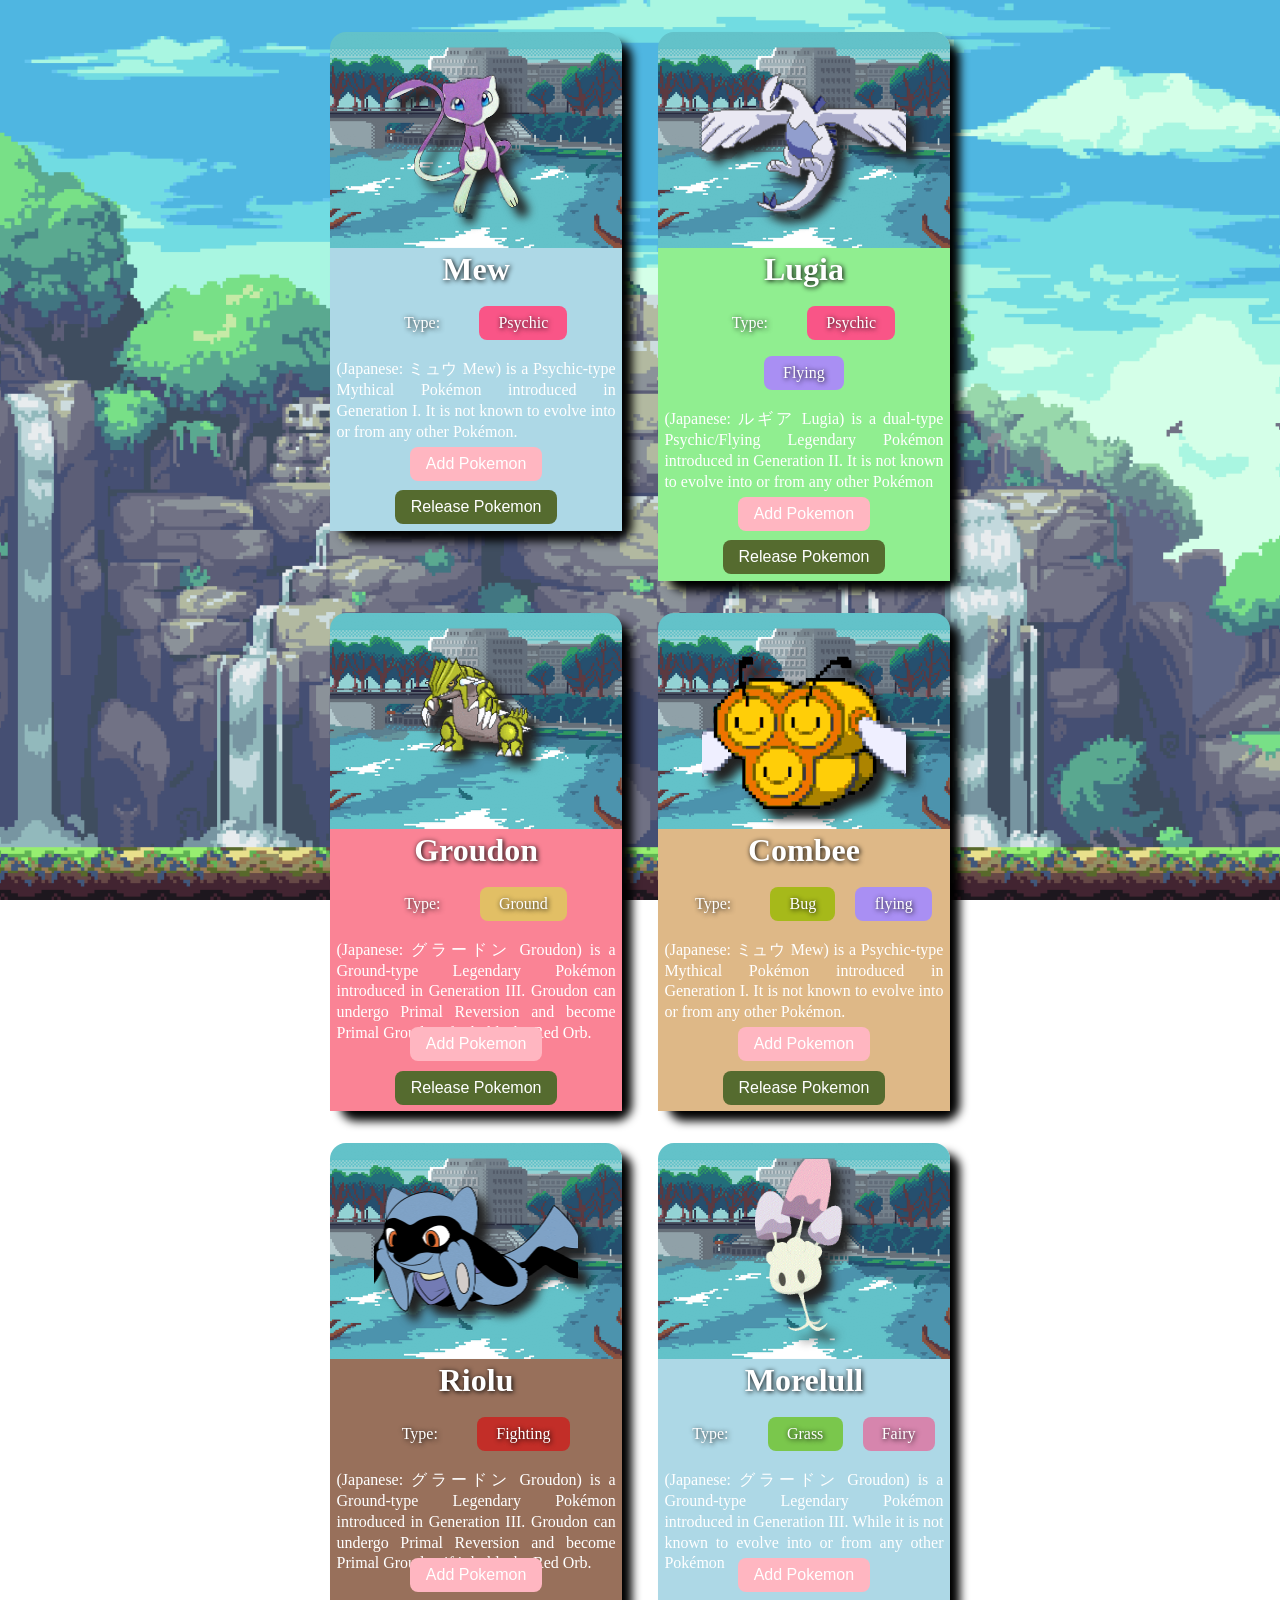
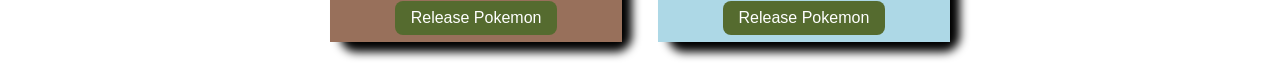
<file: Martinez_Paiso_tsa4.html>
<!DOCTYPE html>
<html lang="en">
<head>
    <meta charset="UTF-8">
    <meta name="viewport" content="width=device-width, initial-scale=1.0">
    <title>Martinez_Paiso_tsa4</title>
    <link rel="stylesheet" href ="Martinez_Paiso_tsa4.css">
</head>


<body>
<div class = "container">
<div class = "card">
<div class ="image">

<img height = "180" src="mew.gif">
</div>

<div class = "details">
    
    <h1 class="name">Mew </h1>
    <p class="type">Type: </p>
    <p class="Psychic">Psychic</p>
    <p class="descript">(Japanese: ミュウ Mew) is a Psychic-type Mythical Pokémon introduced in Generation I.
        It is not known to evolve into or from any other Pokémon.</p> 
<div class="buttons">
    <button class="add"> Add Pokemon</button>
    <button class="release">Release Pokemon</button>
</div>
</div>
</div>


<div class = "card 2">
    <div class ="image">
    
    <img height = "180" src="lugia.gif">
    </div>
    
    <div class = "details2">
        
        <h1 class="name">Lugia</h1>
        <p class="type">Type: </p>
        <p class="Psychic">Psychic</p>
        <p class="Flying ">Flying</p>
        <p class="descript">(Japanese: ルギア Lugia) is a dual-type Psychic/Flying Legendary Pokémon introduced in Generation II.
            It is not known to evolve into or from any other Pokémon</p> 
    <div class="buttons">
        <button class="add"> Add Pokemon</button>
        <button class="release">Release Pokemon</button>
    </div>
    </div>
    </div>
    


    <div class = "card 3">
        <div class ="image">
        
        <img height = "180" src="gr.gif">
        </div>
        
        <div class = "details3">
            
            <h1 class="name">Groudon </h1>
            <p class="type">Type: </p>
            <p class="Ground">Ground</p>
            <p class="descript">(Japanese: グラードン Groudon) is a Ground-type Legendary Pokémon introduced in Generation III.
 Groudon can undergo Primal Reversion and become Primal Groudon if it holds the Red Orb.</p> 
        <div class="buttons">
            <button class="add"> Add Pokemon</button>
            <button class="release">Release Pokemon</button>
        </div>
        </div>
        </div>
        



        <div class = "card 4">
            <div class ="image">
            
            <img height = "180" src="combee.gif">
            </div>
            
            <div class = "details4"  >
                
                <h1 class="name">Combee </h1>
                <p class="type">Type: </p>
                <p class="Bug">Bug</p>
                <p class="Flying">flying</p>
                <p class="descript">(Japanese: ミュウ Mew) is a Psychic-type Mythical Pokémon introduced in Generation I.
                    It is not known to evolve into or from any other Pokémon.</p> 
            <div class="buttons">
                <button class="add"> Add Pokemon</button>
                <button class="release">Release Pokemon</button>
            </div>
            </div>
            </div>
            


            <div class = "card 5">
                <div class ="image">
                
                <img height = "180" src="Riolu.gif">
                </div>
                
                <div class = "details5">
                    
                    <h1 class="name">Riolu </h1>
                    <p class="type">Type: </p>
                    <p class="Fighting">Fighting</p>
                    <p class="descript">(Japanese: グラードン Groudon) is a Ground-type Legendary Pokémon introduced in Generation III.
                    Groudon can undergo Primal Reversion and become Primal Groudon if it holds the Red Orb.</p> 
                <div class="buttons">
                    <button class="add"> Add Pokemon</button>
                    <button class="release">Release Pokemon</button>
                </div>
                </div>
                </div>
                


                <div class = "card 6">
                    <div class ="image">
                    
                    <img height = "180" src="Morelull.gif">
                    </div>
                    
                    <div class = "details">
                        
                        <h1 class="name">Morelull </h1>
                        <p class="type">Type: </p>
                        <p class="Grass">Grass</p>
                        <p class="Fairy">Fairy</p>
                        <p class="descript">(Japanese: グラードン Groudon) is a Ground-type Legendary Pokémon introduced in Generation III.
                            While it is not known to evolve into or from any other Pokémon</p> 
                    <div class="buttons">
                        <button class="add"> Add Pokemon</button>
                        <button class="release">Release Pokemon</button>
                    </div>
                    </div>
                    </div>
                    



</div>    
</body>
</html>
</file>
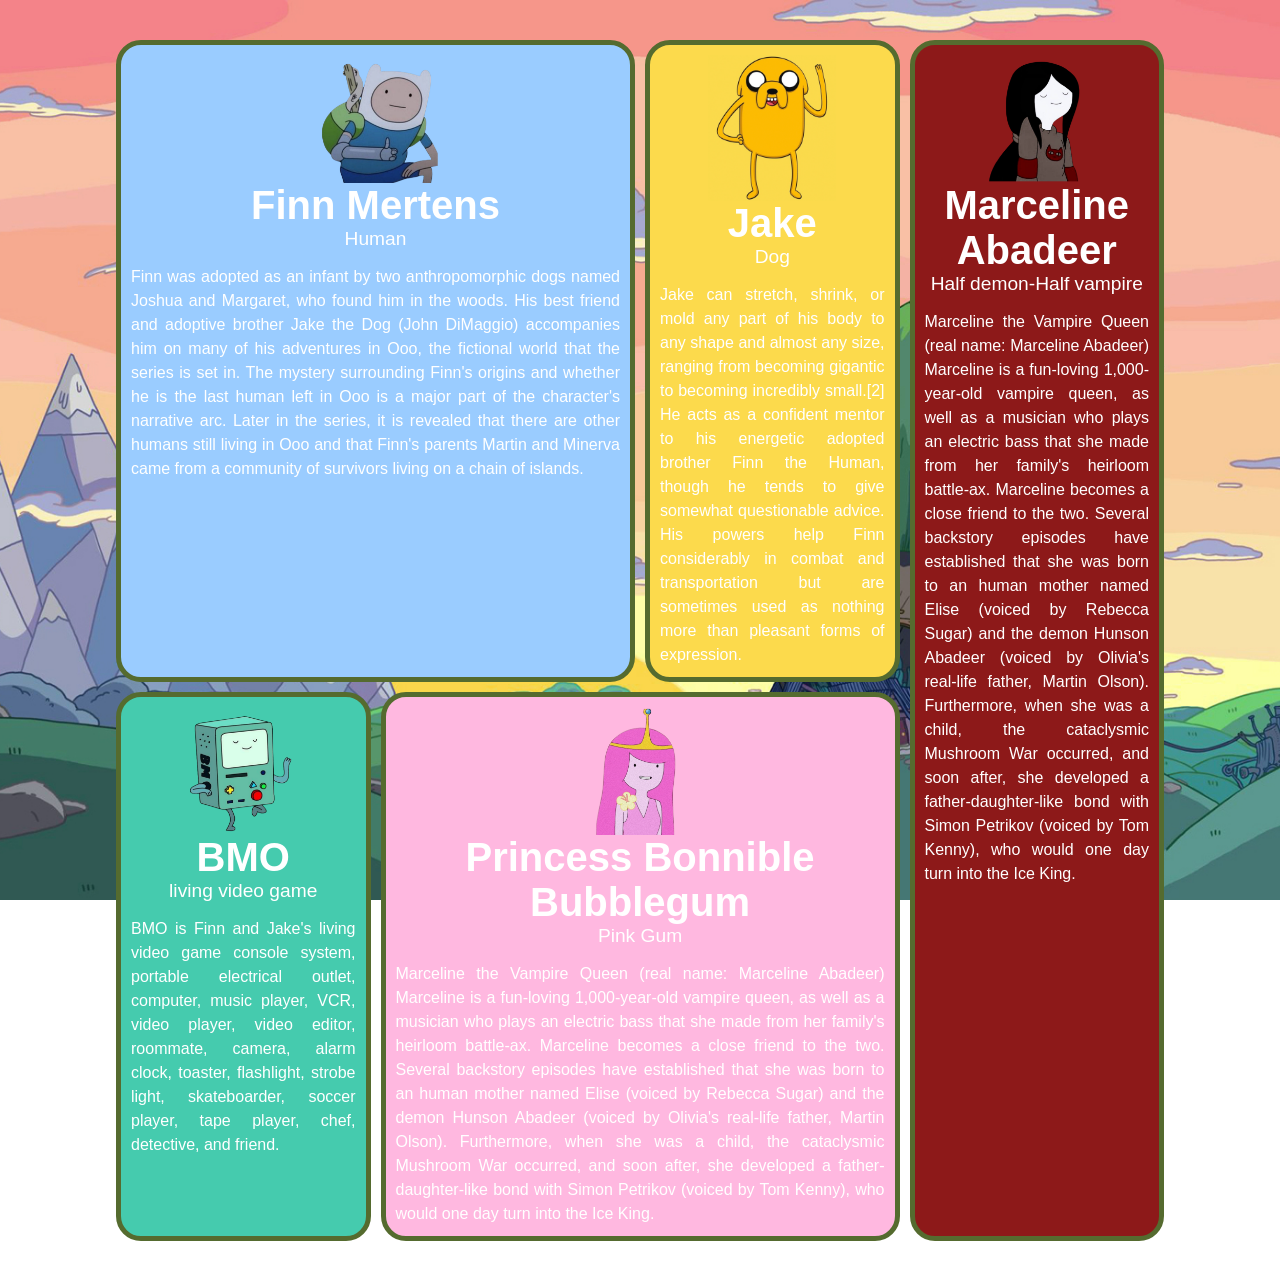
<file: Martinez_Paiso_tsa5.html>
<!DOCTYPE html>
<html lang="en">
<head>
    <meta charset="UTF-8">
    <meta name="viewport" content="width=device-width, initial-scale=1.0">
    <link rel="stylesheet" href="Martinez_Paiso_tsa5.css">
    <title>Document</title> 
</head>
<body>
    
    <div class="adt-container">
        <div class="item" id="finn">
            <div class="details">
                <img src="Finn.png" alt="">
                <div class="name-race">
                    <p class="name">Finn Mertens</p>
                    <p class="race">Human</p>
                </div>
            </div>
            <p class="desc">
                Finn was adopted as an infant by two anthropomorphic dogs named Joshua and Margaret, who found him in the woods. His best friend and adoptive brother Jake the Dog (John DiMaggio) accompanies him on many of his adventures in Ooo, the fictional world that the series is set in. The mystery surrounding Finn's origins and whether he is the last human left in Ooo is a major part of the character's narrative arc. Later in the series, it is revealed that there are other humans still living in Ooo and that Finn's parents Martin and Minerva came from a community of survivors living on a chain of islands.
            </p>
        </div>



    <div class="item" id="Jake">
            <div class="details">
                <img src="Jake.jpg" alt="">
                <div class="name-race">
                    <p class="name">Jake</p>
                    <p class="race">Dog</p>
                </div>
            </div>
            <p class="desc">
                Jake can stretch, shrink, or mold any part of his body to any shape and almost any size, ranging from becoming gigantic to becoming incredibly small.[2] He acts as a confident mentor to his energetic adopted brother Finn the Human, though he tends to give somewhat questionable advice. His powers help Finn considerably in combat and transportation but are sometimes used as nothing more than pleasant forms of expression.
            </p>
        </div>





     <div class="item" id="bmo">
            <div class="details">
                <img src="BMO.png" alt="">
                <div class="name-race">
                    <p class="name">BMO</p>
                    <p class="race">living video game</p>
                </div>
            </div>
            <p class="desc">
                BMO is Finn and Jake's living video game console system, portable electrical outlet, computer, music player, VCR, video player, video editor, roommate, camera, alarm clock, toaster, flashlight, strobe light, skateboarder, soccer player, tape player, chef, detective, and friend.
            </p>
        </div>


        <div class="item" id="bubblegum">
            <div class="details">
                <img src="bubblegum.png" alt="">
                <div class="name-race">
                    <p class="name">Princess Bonnible Bubblegum</p>
                    <p class="race">Pink Gum</p>
                </div>
            </div>
            <p class="desc">
                Marceline the Vampire Queen (real name: Marceline Abadeer) Marceline is a fun-loving 1,000-year-old vampire queen, as well as a musician who plays an electric bass that she made from her family's heirloom battle-ax. Marceline becomes a close friend to the two. Several backstory episodes have established that she was born to an human mother named Elise (voiced by Rebecca Sugar) and the demon Hunson Abadeer (voiced by Olivia's real-life father, Martin Olson). Furthermore, when she was a child, the cataclysmic Mushroom War occurred, and soon after, she developed a father-daughter-like bond with Simon Petrikov (voiced by Tom Kenny), who would one day turn into the Ice King.
            </p>
        </div>


        <div class="item" id="marceline">
            <div class="details">
                <img src="Marceline.png" alt="">
                <div class="name-race">
                    <p class="name">Marceline Abadeer</p>
                    <p class="race">Half demon-Half vampire</p>
                </div>
            </div>
            <p class="desc">
                Marceline the Vampire Queen (real name: Marceline Abadeer) Marceline is a fun-loving 1,000-year-old vampire queen, as well as a musician who plays an electric bass that she made from her family's heirloom battle-ax. Marceline becomes a close friend to the two. Several backstory episodes have established that she was born to an human mother named Elise (voiced by Rebecca Sugar) and the demon Hunson Abadeer (voiced by Olivia's real-life father, Martin Olson). Furthermore, when she was a child, the cataclysmic Mushroom War occurred, and soon after, she developed a father-daughter-like bond with Simon Petrikov (voiced by Tom Kenny), who would one day turn into the Ice King.
                
            </p>
        </div>



    </div>


</body>
</html>
</file>
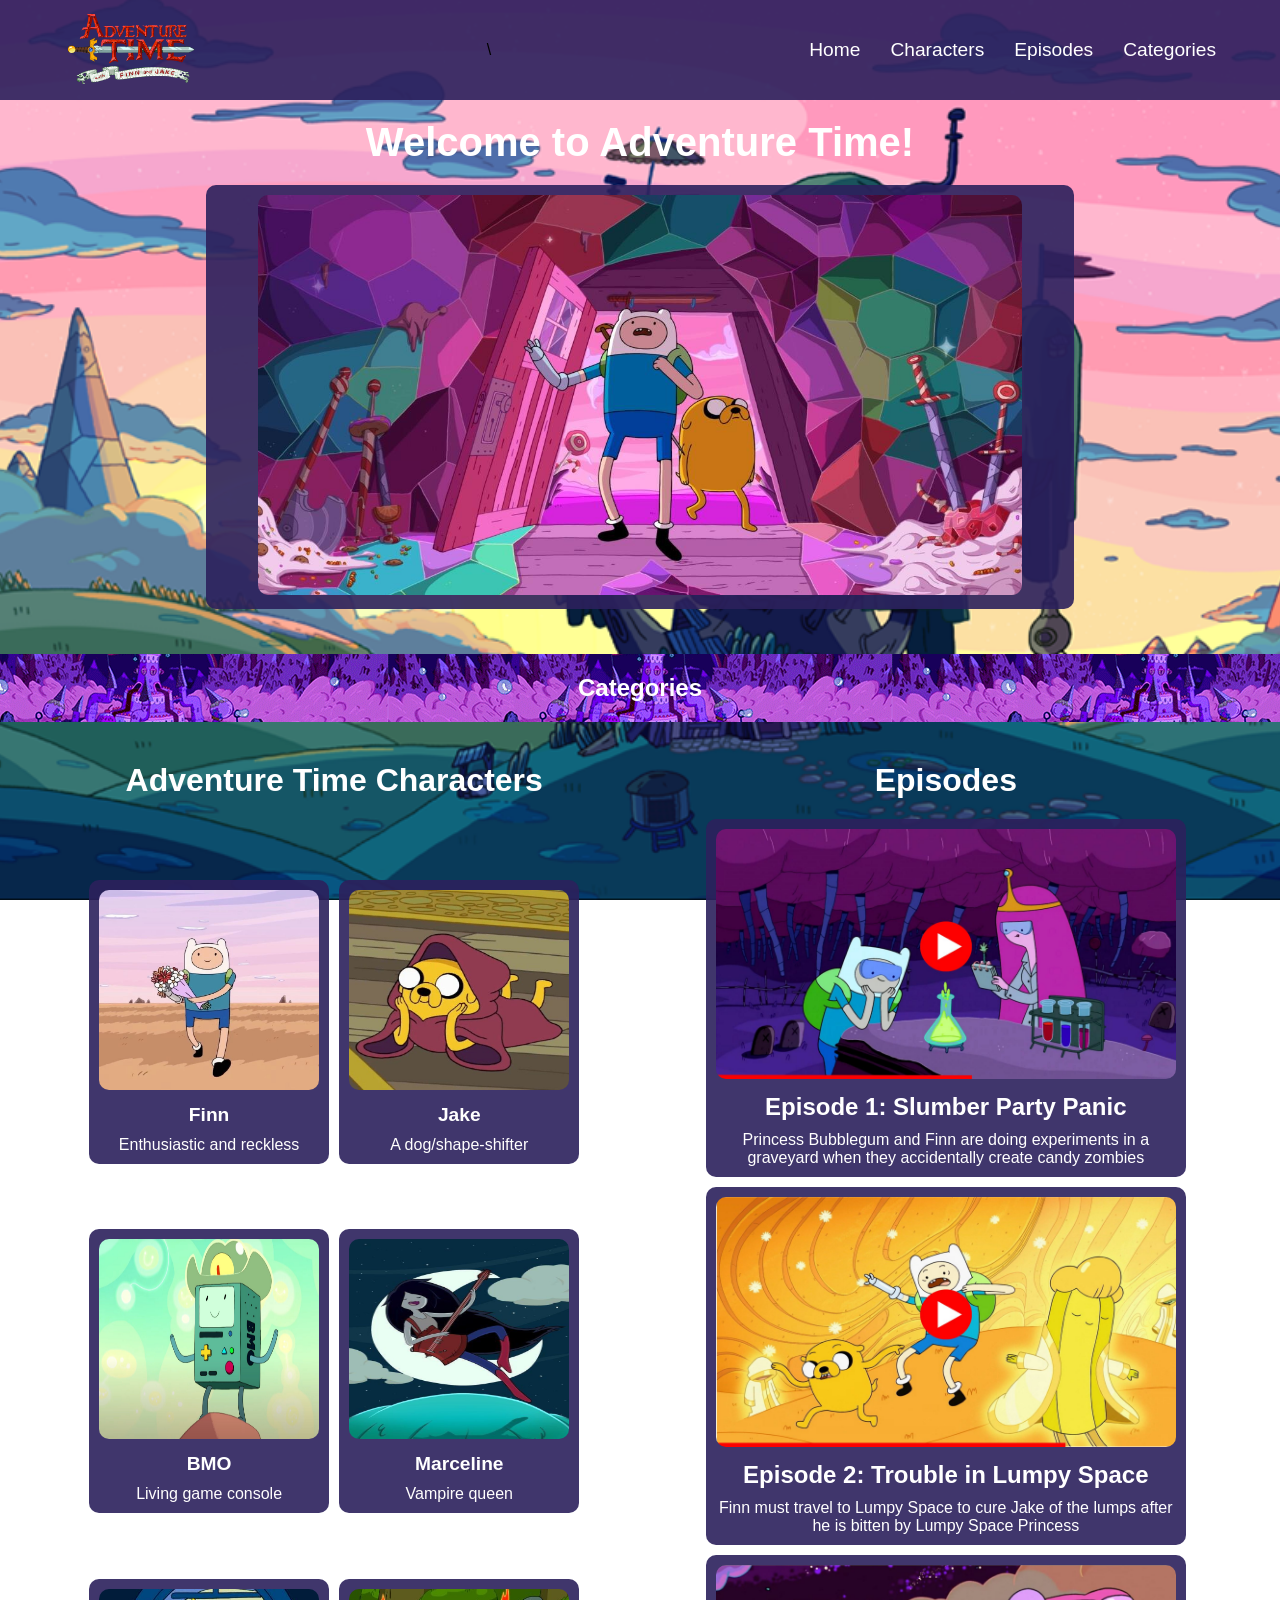
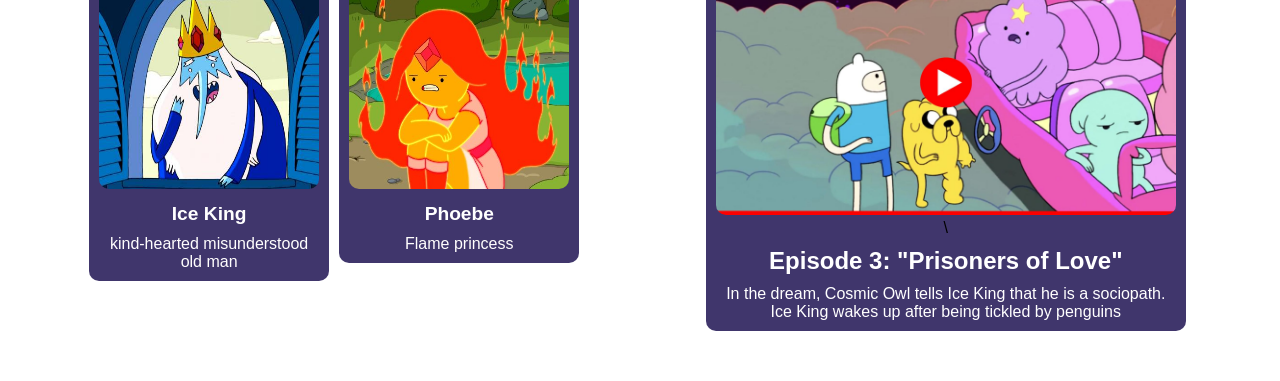
<file: Martinez_Paiso_tsa6.html>
<!DOCTYPE html>
<html lang="en">
<head>
    <meta charset="UTF-8">
    <meta name="viewport" content="width=device-width, initial-scale=1.0">
    <title>ADVENTURE TIME</title>
    <link rel="stylesheet" href="Martinez_Paiso_tsa6.css">
</head>
<body>
    
    <nav class="navi">
        <div class="nav-container">
            <img src="logo.png"  class="logo"> \
            <ul class="menu-list">
                <li><a href="#home">Home</a></li>
                <li><a href="#characters">Characters</a></li>
                <li><a href="#episodes">Episodes</a></li>
                <li><a href="#categories">Categories</a></li>
            </ul>
        </div>
    </nav>

    <main>
        <section class="home" id="home">
            <h1>Welcome to Adventure Time!</h1>
            <div class="home-img-container">
                <img src="home.jpg"  class="home-img">
            </div>
        </section>

        <div class="separator" id="categories">
            <h2>Categories</h2>
        </div>

        <div class="container">
            <section class="characters" id="characters">
                <h1>Adventure Time Characters</h1>
                <div class="char-box">
                    <img src="finn.jpg" alt="Finn" class="char-img"> 
                    <h2 class="char-name">Finn</h2>
                    <p class="char-desc"> Enthusiastic and reckless</p>
                </div>
                <div class="char-box">
                    <img src="jake.jpg" alt="Jake" class="char-img"> 
                    <h2 class="char-name">Jake</h2>
                    <p class="char-desc">A dog/shape-shifter </p>
                </div>
                <div class="char-box">
                    <img src="bmo.jpg" alt="BMO" class="char-img">
                    <h2 class="char-name">BMO</h2>
                    <p class="char-desc">Living game console</p>
                </div>
                <div class="char-box">
                    <img src="marceline.jpg" alt="Marceline" class="char-img"> 
                    <h2 class="char-name">Marceline</h2>
                    <p class="char-desc">Vampire queen</p>
                </div>
                <div class="char-box">
                    <img src="iceking.jpeg" alt="Ice King" class="char-img">
                    <h2 class="char-name">Ice King</h2>
                    <p class="char-desc">kind-hearted misunderstood old man </p>
                </div>
                <div class="char-box">
                    <img src="fire.jpg" class="char-img">
                    <h2 class="char-name">Phoebe</h2>
                    <p class="char-desc">Flame princess</p>
                </div>
            </section>

            <section class="episodes" id="episodes">
                <h1>Episodes</h1>
                <div class="episode">
                    <img src="episode1.jpg" class="episode-img">
                    <h2 class="episode-title">Episode 1: Slumber Party Panic</h2>
                    <p class="episode-desc">Princess Bubblegum and Finn are doing experiments in a graveyard when they accidentally create candy zombies</p>
                </div>
                <div class="episode">
                    <img src="episode2.jpg" class="episode-img"> 
                    <h2 class="episode-title">Episode 2: Trouble in Lumpy Space</h2>
                    <p class="episode-desc">Finn must travel to Lumpy Space to cure Jake of the lumps after he is bitten by Lumpy Space Princess</p>
                </div>
                <div class="episode">
                    <img src="episode3.jpg"  class="episode-img"> \
                    <h2 class="episode-title">Episode 3: "Prisoners of Love"</h2>
                    <p class="episode-desc">In the dream, Cosmic Owl tells Ice King that he is a sociopath. Ice King wakes up after being tickled by penguins</p>
                </div>
            </section>
        </div>
    </main>

</body>
</html>
</file>
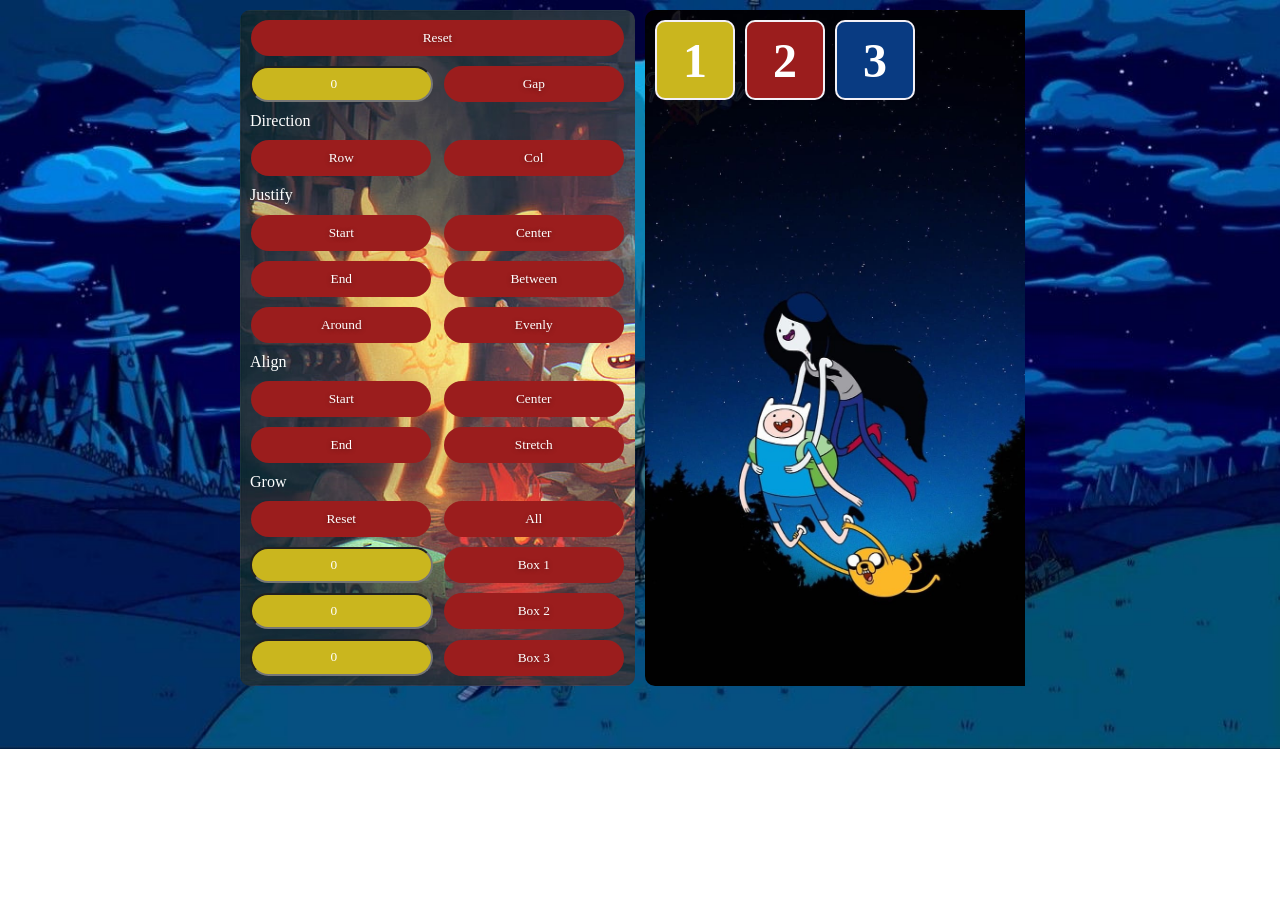
<file: Martinez_Paiso_tsa7.html>
<!DOCTYPE html>
<html lang="en">
<head>
    <meta charset="UTF-8">
    <meta name="viewport" content="width=device-width, initial-scale=1.0">
    <title>Flexbox Tool</title>
    <link rel="stylesheet" href="Martinez_Paiso_tsa7.css">
</head>
<body>
    <div class="grid">
        <div class="control">
            <button class="btn" onclick="reset()" style="grid-column: 1/3;">Reset</button>
            <input type="number" id="gap" class="input" min="0" value="0">
            <button class="btn" onclick="setGap()">Gap</button>
            <div style="grid-column: 1/3;">Direction</div>
            <button class="btn" onclick="setDir(1)">Row</button>
            <button class="btn" onclick="setDir(2)">Col</button>
            <div style="grid-column: 1/3;">Justify</div>
            <button class="btn" onclick="setJust(1)">Start</button>
            <button class="btn" onclick="setJust(2)">Center</button>
            <button class="btn" onclick="setJust(3)">End</button>
            <button class="btn" onclick="setJust(4)">Between</button>
            <button class="btn" onclick="setJust(5)">Around</button>
            <button class="btn" onclick="setJust(6)">Evenly</button>
            <div style="grid-column: 1/3;">Align</div>
            <button class="btn" onclick="setAlign(1)">Start</button>
            <button class="btn" onclick="setAlign(2)">Center</button>
            <button class="btn" onclick="setAlign(3)">End</button>
            <button class="btn" onclick="setAlign(4)">Stretch</button>
            <div style="grid-column: 1/3;">Grow</div>
            <button class="btn" onclick="setGrow(0)">Reset</button>
            <button class="btn" onclick="setGrow(4)">All</button>
            <input type="number" id="grow1" class="input" min="0" value="0">
            <button class="btn" onclick="setGrow(1)">Box 1</button>
            <input type="number" id="grow2" class="input" min="0" value="0">
            <button class="btn" onclick="setGrow(2)">Box 2</button>
            <input type="number" id="grow3" class="input" min="0" value="0">
            <button class="btn" onclick="setGrow(3)">Box 3</button>
        </div>

        <div class="flex" id="flex">
            <div class="box" id="box1">1</div>
            <div class="box" id="box2">2</div>
            <div class="box" id="box3">3</div>
        </div>
    </div>

    <script src="Martinez_Paiso_tsa7.js"></script>
</body>
</html>
</file>
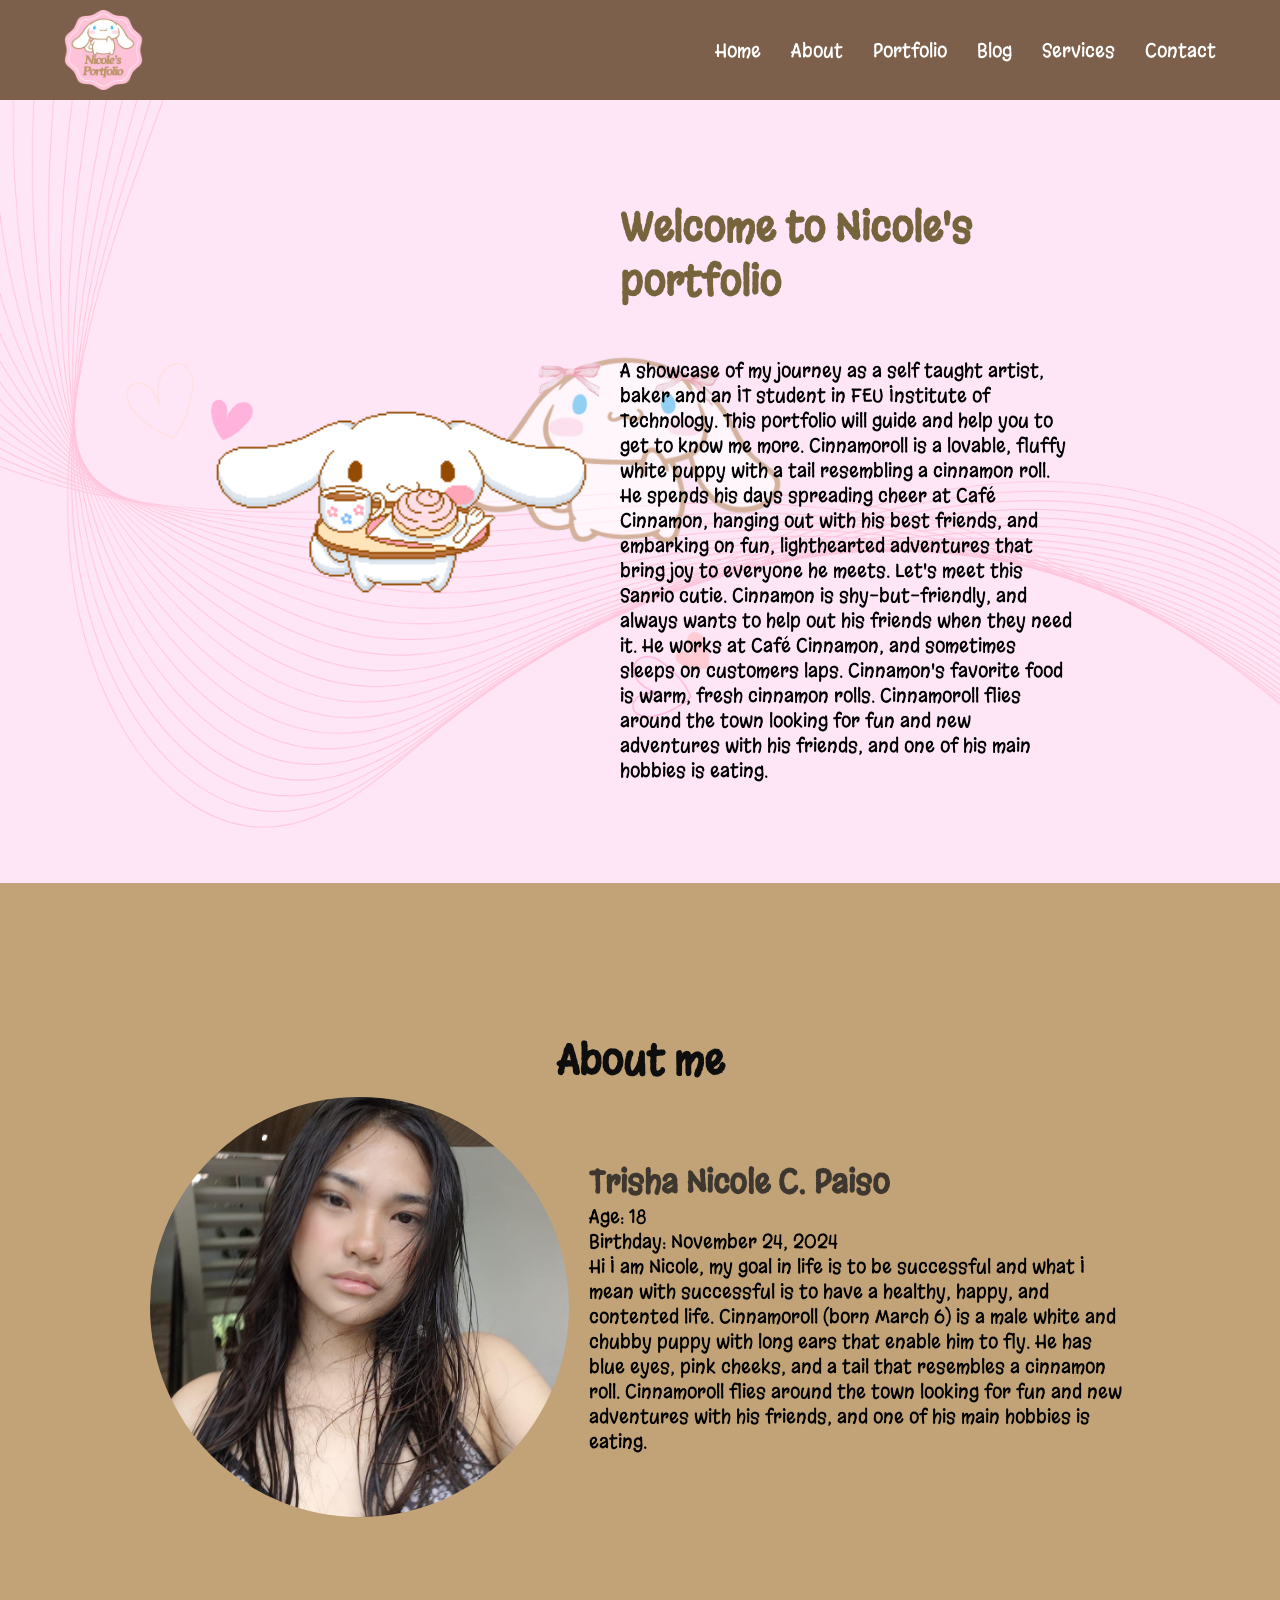
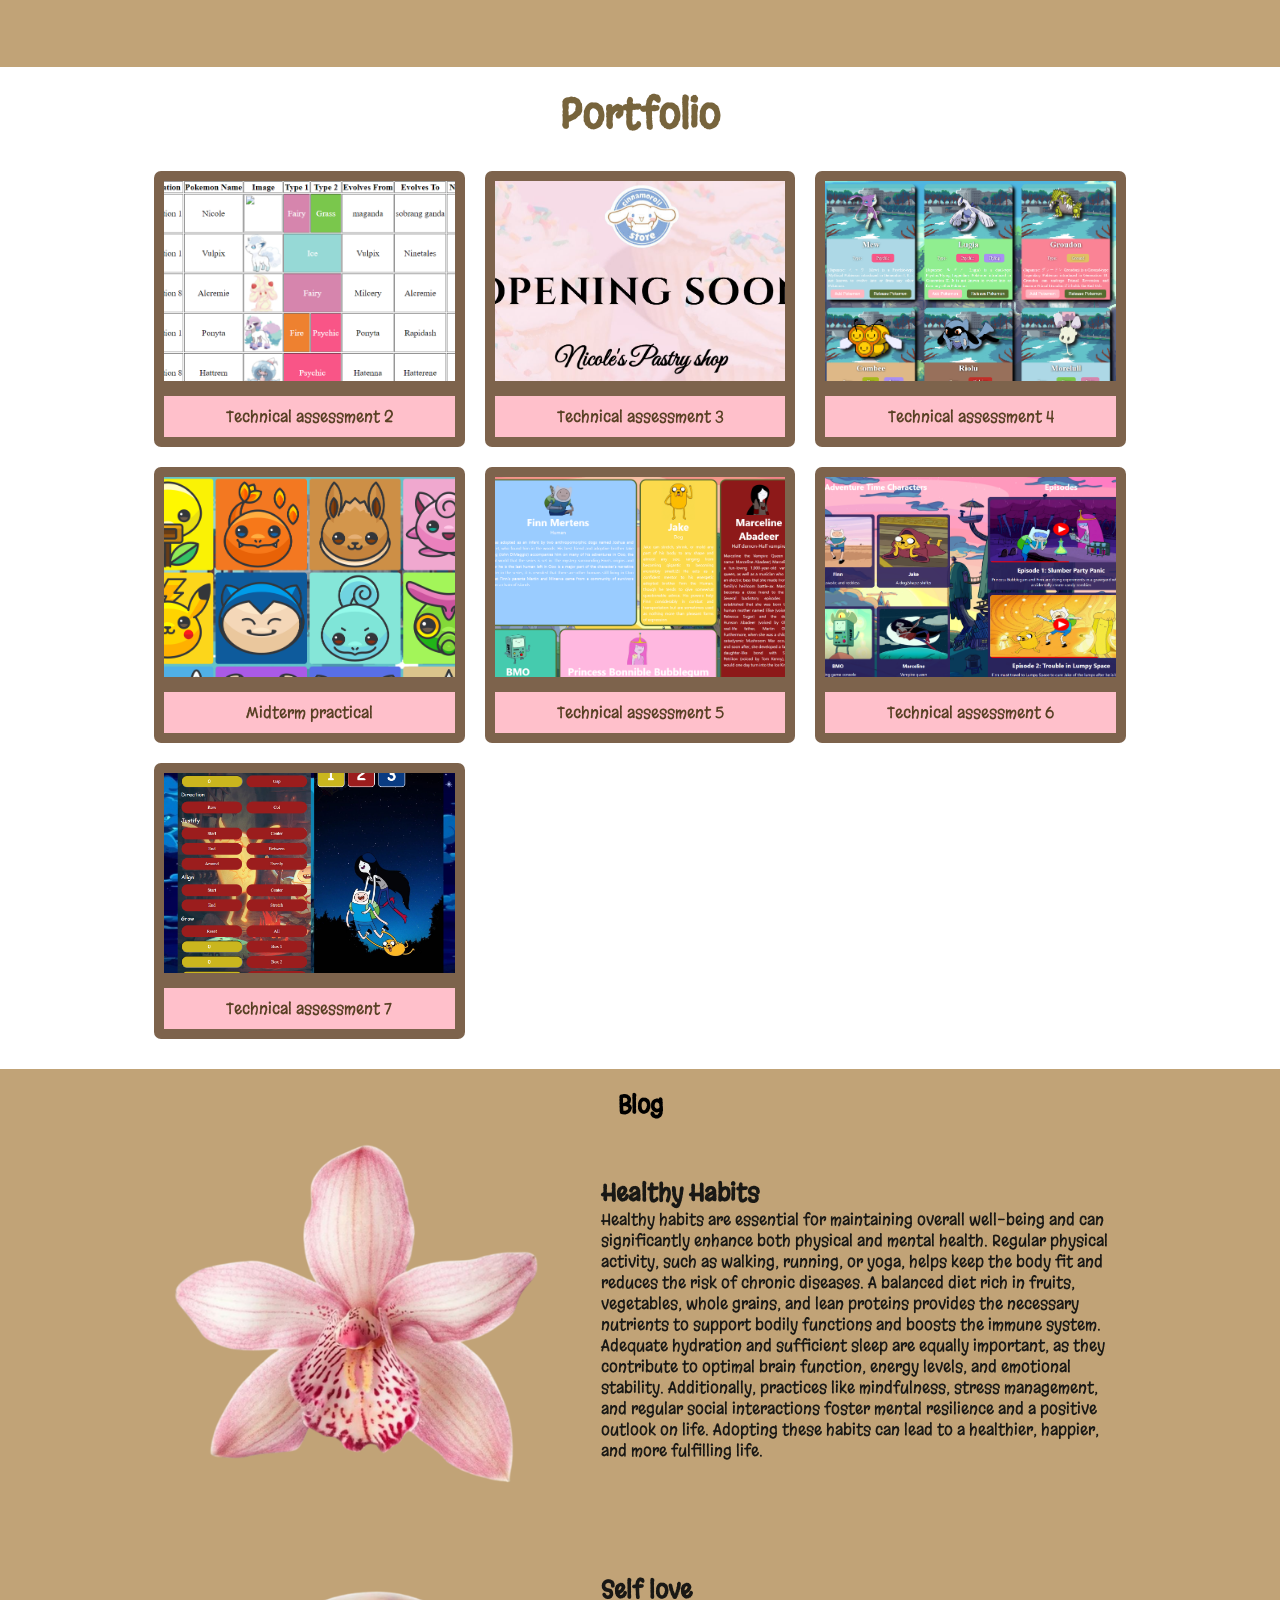
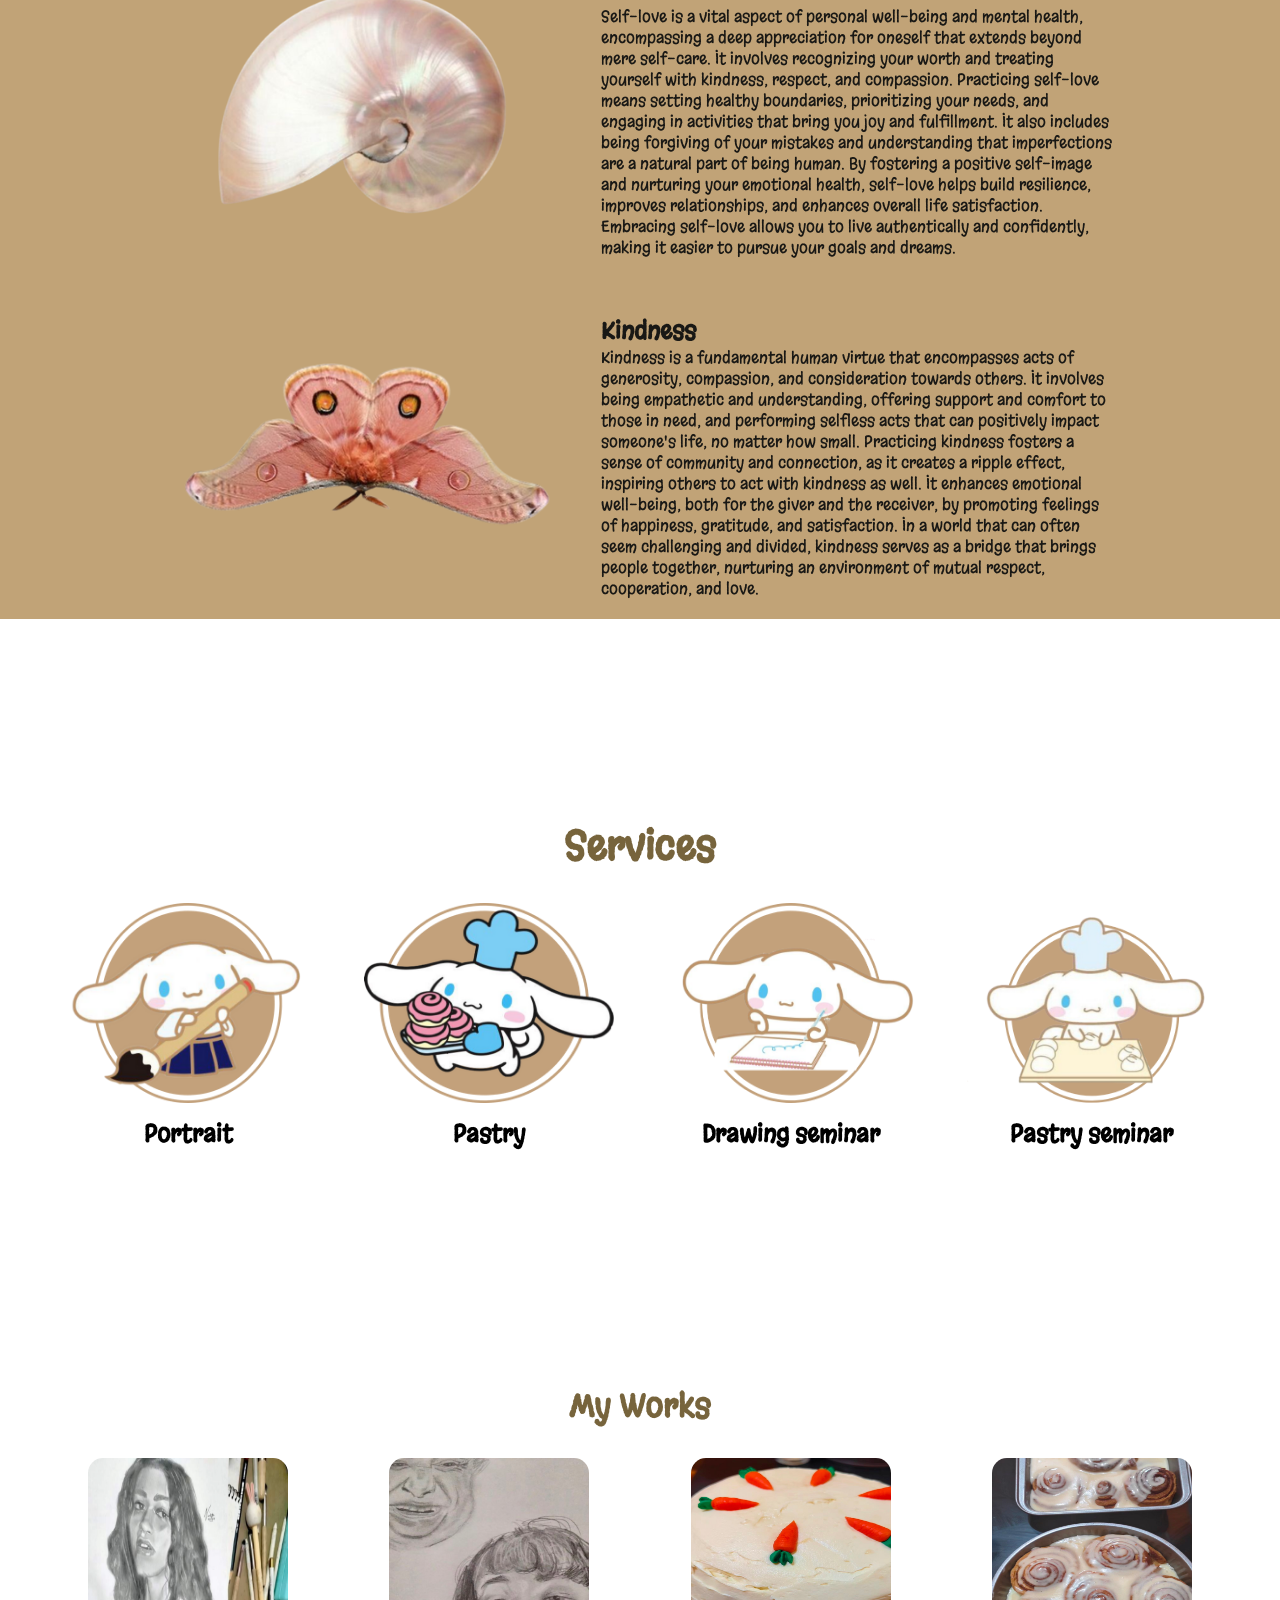
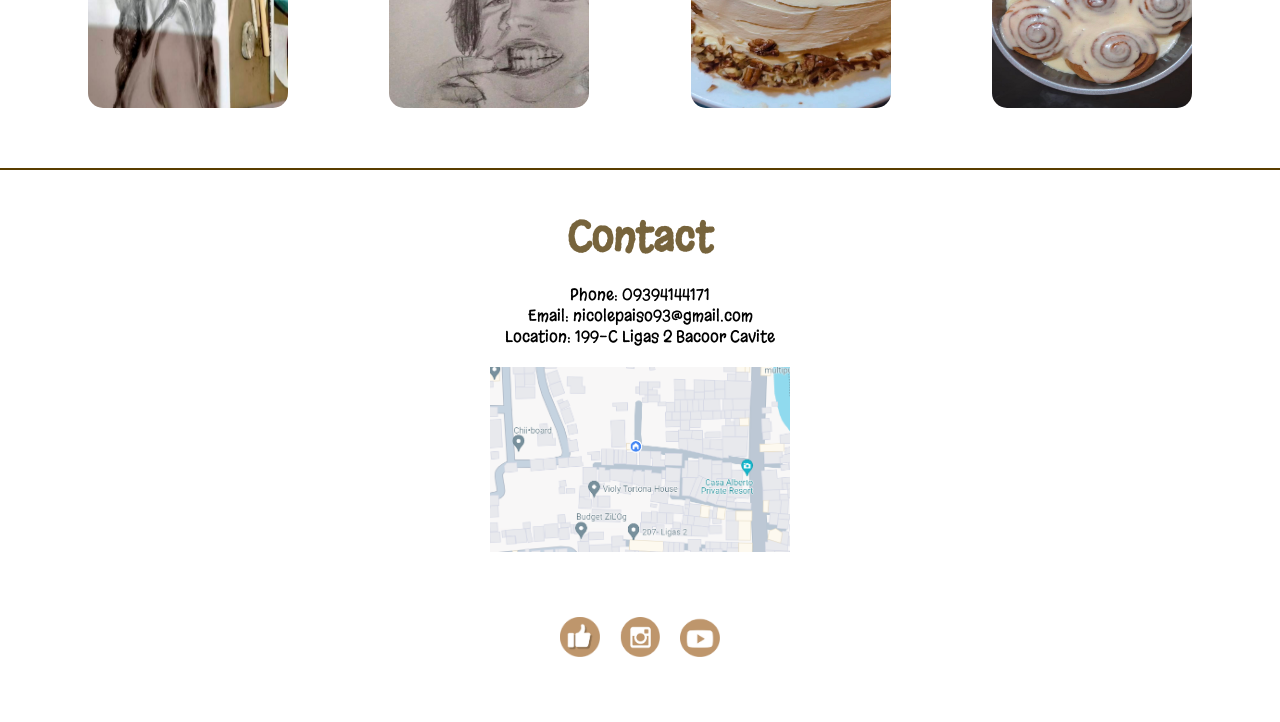
<file: Paiso_finals.html>
<!DOCTYPE html>
<html lang="en">
<head>
    <meta charset="UTF-8">
    <meta name="viewport" content="width=device-width, initial-scale=1.0">
    <title>Nicole's Portfolio</title>
    <link rel="stylesheet" href="Paiso_finals.css">
</head>
<body>
    <nav class="navi">
        <div class="nav-container">
            <img src="logoF.png" class="logo">
            <ul class="menu-list">
                <li><a href="#home">Home</a></li>
                <li><a href="#about">About</a></li>
                <li><a href="#portfolio">Portfolio</a></li>
                <li><a href="#blog">Blog</a></li>
                <li><a href="#services">Services</a></li>
                <li><a href="#contact">Contact</a></li>
            </ul>
        </div>
    </nav>
    
    <section class="home" id="home">
        <div class="home-content">
            <img src="home.gif" class="home-img">
            <div class="welcome-text">
                <h1>Welcome to Nicole's portfolio</h1>
                <p>A showcase of my journey as a self taught artist, baker and an IT student in FEU Institute of Technology. This portfolio will guide and help you to get to know me more. Cinnamoroll is a lovable, fluffy white puppy with a tail resembling a cinnamon roll. He spends his days spreading cheer at Café Cinnamon, hanging out with his best friends, and embarking on fun, lighthearted adventures that bring joy to everyone he meets. Let's meet this Sanrio cutie. Cinnamon is shy-but-friendly, and always wants to help out his friends when they need it. He works at Café Cinnamon, and sometimes sleeps on customers laps. Cinnamon's favorite food is warm, fresh cinnamon rolls. Cinnamoroll flies around the town looking for fun and new adventures with his friends, and one of his main hobbies is eating.</p>
            </div>
        </div>
    </section>

    <section class="about" id="about">
        <h2>About me</h2>
        <div class="about-content">
            <img src="self.jpg" class="about-img">
            <div class="about-text">
                <h3>Trisha Nicole C. Paiso</h3>
                <p>Age: 18</p>
                <p>Birthday: November 24, 2024</p>
                <p>Hi I am Nicole, my goal in life is to be successful and what I mean with successful is to have a healthy, happy, and contented life. Cinnamoroll (born March 6) is a male white and chubby puppy with long ears that enable him to fly. He has blue eyes, pink cheeks, and a tail that resembles a cinnamon roll. Cinnamoroll flies around the town looking for fun and new adventures with his friends, and one of his main hobbies is eating.</p>
            </div>
        </div>
    </section>

    <section class="portfolio" id="portfolio">
        <h2>Portfolio</h2>
        <div class="portfolio-container">
            <div class="portfolio-item">
                <img src="tsa2.png" >
                <a href="https://nicolenicole123.github.io/it0043tc01/Paiso_tsa2.html">Technical assessment 2</a>
            </div>
            <div class="portfolio-item">
                <img src="tsa3.png" >
                <a href="https://nicolenicole123.github.io/it0043tc01/Paiso_tsa3.html">Technical assessment 3</a>
            </div>
            <div class="portfolio-item">
                <img src="tsa4.png" >
                <a href="https://nicolenicole123.github.io/it0043tc01/Martinez_Paiso_tsa4.html">Technical assessment 4</a>
            </div>
            <div class="portfolio-item">
                <img src="midterms.png" >
                <a href="https://nicolenicole123.github.io/it0043tc01/Paiso_mpe.html">Midterm practical</a>
            </div>
            <div class="portfolio-item">
                <img src="tsa5.png" >
                <a href="https://nicolenicole123.github.io/it0043tc01/Martinez_Paiso_tsa5.html">Technical assessment 5</a>
            </div>
            <div class="portfolio-item">
                <img src="tsa6.png" >
                <a href="https://nicolenicole123.github.io/it0043tc01/Martinez_Paiso_tsa6.html">Technical assessment 6</a>
            </div>
            <div class="portfolio-item">
                <img src="tsa7.png" >
                <a href="https://nicolenicole123.github.io/it0043tc01/Martinez_Paiso_tsa7.html">Technical assessment 7</a>
            </div>
        </div>
    </section>

    <section class="blog" id="blog">
        <h2>Blog</h2>
        <div class="blog-post">
            <img src="butterfly (1).png" class="blog-img">
            <div class="blog-text">
                <h1>Healthy Habits</h1>
                <p>Healthy habits are essential for maintaining overall well-being and can significantly enhance both physical and mental health. Regular physical activity, such as walking, running, or yoga, helps keep the body fit and reduces the risk of chronic diseases. A balanced diet rich in fruits, vegetables, whole grains, and lean proteins provides the necessary nutrients to support bodily functions and boosts the immune system. Adequate hydration and sufficient sleep are equally important, as they contribute to optimal brain function, energy levels, and emotional stability. Additionally, practices like mindfulness, stress management, and regular social interactions foster mental resilience and a positive outlook on life. Adopting these habits can lead to a healthier, happier, and more fulfilling life.</p>
            </div>
        </div>
        <div class="blog-post">
            <img src="butterfly (2).png" class="blog-img">
            <div class="blog-text">
                <h1>Self love</h1>
                <p>Self-love is a vital aspect of personal well-being and mental health, encompassing a deep appreciation for oneself that extends beyond mere self-care. It involves recognizing your worth and treating yourself with kindness, respect, and compassion. Practicing self-love means setting healthy boundaries, prioritizing your needs, and engaging in activities that bring you joy and fulfillment. It also includes being forgiving of your mistakes and understanding that imperfections are a natural part of being human. By fostering a positive self-image and nurturing your emotional health, self-love helps build resilience, improves relationships, and enhances overall life satisfaction. Embracing self-love allows you to live authentically and confidently, making it easier to pursue your goals and dreams.</p>
            </div>
        
        </div>
        <div class="blog-post">
            <img src="butterfly (3).png" class="blog-img">
            <div class="blog-text">
                <h1>Kindness</h1>
                <p>Kindness is a fundamental human virtue that encompasses acts of generosity, compassion, and consideration towards others. It involves being empathetic and understanding, offering support and comfort to those in need, and performing selfless acts that can positively impact someone's life, no matter how small. Practicing kindness fosters a sense of community and connection, as it creates a ripple effect, inspiring others to act with kindness as well. It enhances emotional well-being, both for the giver and the receiver, by promoting feelings of happiness, gratitude, and satisfaction. In a world that can often seem challenging and divided, kindness serves as a bridge that brings people together, nurturing an environment of mutual respect, cooperation, and love.</p>
            </div>

        </div>
    </section>

    <section class="services" id="services">
        <h2>Services</h2>
        <div class="service">
            <img src="portrait.png" class="service-logo">
            <h3>Portrait</h3>
        </div>
        <div class="service">
            <img src="bake.png" class="service-logo">
            <h3>Pastry</h3>
        </div>
        <div class="service">
            <img src="drawseminar.png" class="service-logo">
            <h3>Drawing seminar</h3>
        </div>
        <div class="service">
            <img src="bakeseminar.png" class="service-logo">
            <h3>Pastry seminar</h3>
        </div>
    </section>


    <section class="works" id="works">
        <h2>My Works</h2>
        <div class="works-container">
            <div class="work-item">
                <img src="Pmage1 (1).jpg" alt="Work 1">
            </div>
            <div class="work-item">
                <img src="Pmage1 (2).jpg" alt="Work 2">
            </div>
            <div class="work-item">
                <img src="Pmage1 (3).jpg" alt="Work 3">
            </div>
            <div class="work-item">
                <img src="Pmage1 (4).jpg" alt="Work 4">
            </div>
        </div>
    </section>
    
    
    <hr class="separator">

    <section class="contact" id="contact">
        <h2>Contact</h2>
        <p>Phone: 09394144171</p>
        <p>Email: nicolepaiso93@gmail.com</p>
        <p>Location: 199-C Ligas 2 Bacoor Cavite</p>
        <img src="location.png" class="map-img">
        <div class="social-media-links">
            <a href="https://www.facebook.com/Nicolepaisolol?mibextid=ZbWKwL"><img src="facebook.png" ></a>
            <a href="https://www.instagram.com/cinnamonroll_hellokitty?igsh=MWc4N3ZmbWtvaG5maA=="><img src="insta.png" ></a>
            <a href="https://www.tiktok.com/@47mon_sanrio?_t=8noSBgYq1rs&_r=1"><img src="tiktok.png"></a>
        </div>
    </section>
</body>
</html>
</file>
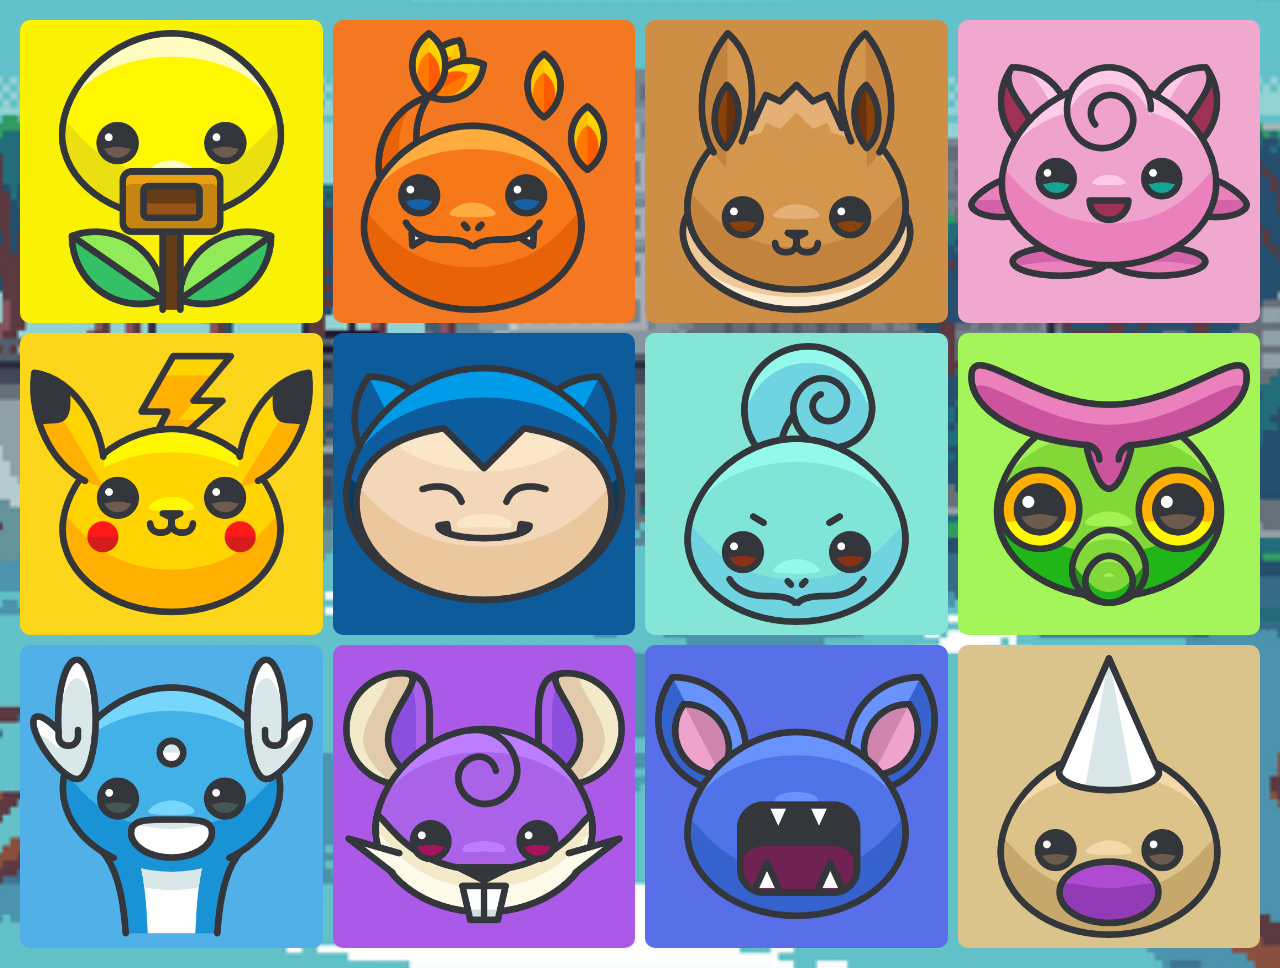
<file: Paiso_mpe.html>
<!DOCTYPE html>
<html lang="en">
<head>
    <meta charset="UTF-8">
    <meta name="viewport" content="width=device-width, initial-scale=1.0">
    <title>Pokemon Grid</title>
    <link rel="stylesheet" href="Paiso_mpe.css">
</head>
<body>
    <div class="container">
        <div class="card bellsprout">
            <img src="bellsprout.png" alt="Bellsprout">
            <p>Bellsprout</p>
            <img src="Pokéball.png" class="pokeball" alt="Pokéball">
            <div class="types">
                <p class="grass">Grass</p>
            </div>
        </div>
        <div class="card charmander">
            <img src="charmander1.png" alt="Charmander">
            <p>Charmander</p>
            <img src="Pokéball.png" class="pokeball" alt="Pokéball">
            <div class="types">
                <p class="fire">Fire</p>
            </div>
        </div>
        <div class="card eevee">
            <img src="eevee.png" alt="Eevee">
            <p>Eevee</p>
            <img src="Pokéball.png" class="pokeball" alt="Pokéball">
            <div class="types">
                <p class="normal">Normal</p>
            </div>
        </div>
        <div class="card jigglypuff">
            <img src="jigglypuff.png" alt="Jigglypuff">
            <p>Jigglypuff</p>
            <img src="Pokéball.png" class="pokeball" alt="Pokéball">
            <div class="types">
                <p class="fairy">Fairy</p>
            </div>
        </div>
        <div class="card pikachu">
            <img src="pikachu.png" alt="Pikachu">
            <p>Pikachu</p>
            <img src="Pokéball.png" class="pokeball" alt="Pokéball">
            <div class="types">
                <p class="electric">Electric</p>
            </div>
        </div>
        <div class="card snorlax">
            <img src="snorlax.png" alt="Snorlax">
            <p>Snorlax</p>
            <img src="Pokéball.png" class="pokeball" alt="Pokéball">
            <div class="types">
                <p class="normal">Normal</p>
            </div>
        </div>
        <div class="card squirtle">
            <img src="squirtle1.png" alt="Squirtle">
            <p>Squirtle</p>
            <img src="Pokéball.png" class="pokeball" alt="Pokéball">
            <div class="types">
                <p class="water">Water</p>
            </div>
        </div>
        <div class="card caterpie">
            <img src="caterpie.png" alt="Caterpie">
            <p>Caterpie</p>
            <img src="Pokéball.png" class="pokeball" alt="Pokéball">
            <div class="types">
                <p class="bug">Bug</p>
            </div>
        </div>
        <div class="card dratini">
            <img src="dratini.png" alt="Dratini">
            <p>Dratini</p>
            <img src="Pokéball.png" class="pokeball" alt="Pokéball">
            <div class="types">
                <p class="dragon">Dragon</p>
            </div>
        </div>
        <div class="card rattata">
            <img src="rattata.png" alt="Rattata">
            <p>Rattata</p>
            <img src="Pokéball.png" class="pokeball" alt="Pokéball">
            <div class="types">
                <p class="normal">Normal</p>
            </div>
        </div>
        <div class="card zubat">
            <img src="zubat.png" alt="Zubat">
            <p>Zubat</p>
            <img src="Pokéball.png" class="pokeball" alt="Pokéball">
            <div class="types">
                <p class="poison">Poison</p>
            </div>
        </div>
        <div class="card weedle">
            <img src="weedle.png" alt="Weedle">
            <p>Weedle</p>
            <img src="Pokéball.png" class="pokeball" alt="Pokéball">
            <div class="types">
                <p class="bug">Bug</p>
            </div>
        </div>
    </div>
</body>
</html>
</file>
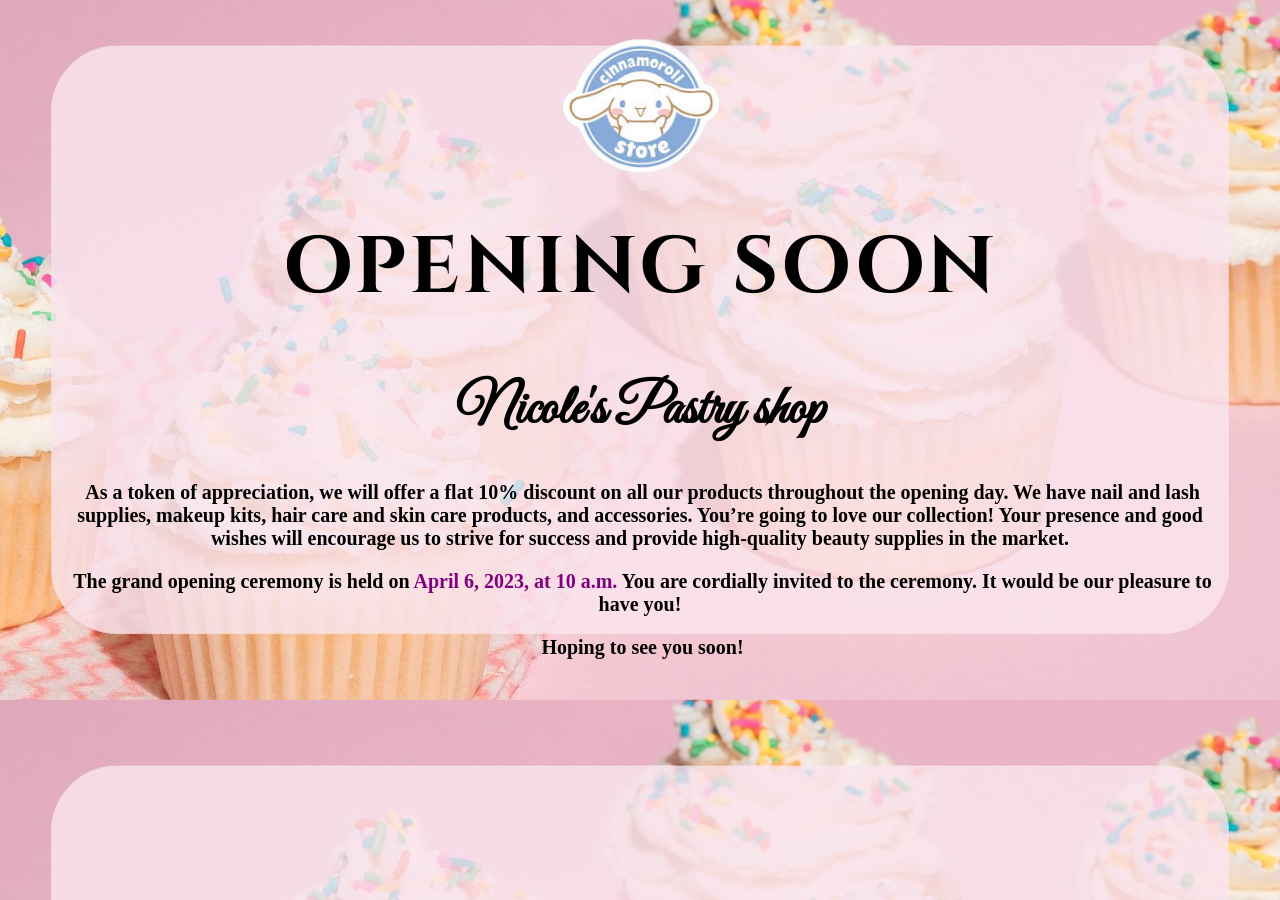
<file: Paiso_tsa3.html>
<!DOCTYPE html>
<html lang="en">
<head>
    <meta charset="UTF-8">
    <meta name="viewport" content="width=device-width, initial-scale=1.0">
    <title>Paiso_tsa3</title>
    <link rel= "stylesheet" href="Paiso_tsa3.css">
</head>
<body>

    <img height="200" src="logo.jpg.png";>

    <h1 class="head">
        OPENING SOON
    </h1>

    <h1 class="subh">
        Nicole's Pastry shop
    </h1>

    <p>
                As a token of appreciation, we will offer a flat 10% discount on all our products throughout the opening day. We have nail and lash supplies, makeup kits,
                 hair care and skin care products, and accessories. 
             You’re going to love our collection!
Your presence and good wishes will encourage us to strive for success and provide high-quality beauty supplies in the market.
    </p>

    <p>
        The grand opening ceremony is held on <span class="blue">April 6, 2023, at 10 a.m.</span> You are cordially invited to the ceremony. It would be our pleasure to have you!
    </p>

    <p>
        Hoping to see you soon!
    </p>
    
</body>
</html>
</file>
<file: Martinez_Paiso_tsa4.css>
*{
    padding: 0;
    margin: 0;
box-sizing:border-box;
}

.container{
    max-width: 90vw;
    margin: 1rem auto;
    text-align: center;
}

body{
    background-image: url(baclground.gif);
    background-size: cover;
    background-position: center;
    background-attachment: fixed;
    background-repeat: no-repeat;
    margin: 0% 12%;
}

.card{
    display: inline-block;
    width: 30%;
    border-radius: 1rem;
    text-align: center;
    margin: 1rem 1rem;
    vertical-align: top;
    border-width: 10px;
    height: auto;
    box-shadow: 10px 10px 10px black;
}



.image{
    background: url(bg.gif);
    background-size: cover;
    background-position: center;
    border-radius: 1rem;
    border-bottom-left-radius: 0;
    border-bottom-right-radius: 0;
}

@media(max-width:1166px){
    .card{
        display: inline-block;
        width:100;
        margin: 1rem;
    }
}

@media(max-width:620){
    .card{
        display: block;
        width: 80%;
        margin: 1rem auto;
    }
}

img{
    filter: drop-shadow(10px 10px 5px #222);
    object-fit: cover;
    object-position: bottom;
    width: 70%;
    margin: 1rem 0;
}

.bgimage{
    max-width: 150px;
    height: 150px;
    background-image: url(baclground.gif);
}



.details{
    background-color:lightblue;
    
}


.details2{
    background-color: lightgreen;
  
}

.details3{
    background-color:rgb(250, 131, 149);
    
}


.details4{
    background-color: burlywood;
    
}

.details5{
    background-color:rgb(152, 112, 91) ;
    
}

.details6{
    background-color: rgb(197, 215, 105);
    
}




h1{
    padding: 0.2rem 0.8rem;
    height: 50px;
    color:white;
    text-shadow: 1px 1px 5px black;

}

.type, .type1, .type2{
    display: inline-block;
    padding: 0.5rem 1.2rem;
    border-radius: 0.5rem;
    margin:0.5rem 0.5rem;
    color:white;
    text-shadow: 1px 1px 5px black;
}



@media(max-width: 852px){
    .type, .type1, .type2{
        display: block;
        margin:0.5rem 1.2rem;
    }

}


.descript{
    color:white;
    text-align:justify;
    margin: 0.5rem 0.2rem;
    line-height: 1.3;
    padding:0.2rem;
    height:4rem;

}




.buttons{
    margin-top:0.8rem;
    text-align: center;
    padding:0.08rem;
    display: inline-block;
}

button{
    padding: 0.5rem 1rem;
    border-radius: 0.5rem;
    border: none;
    font-size: 1rem;
    margin: 0.3rem 0.5rem;
    color:white;
    transition: 0.5 ease;
    
}


button:hover{
    background-color: black;

}



.add{
    background-color:lightpink;

}

.release{
    background-color: darkolivegreen;

}

card:hover{
    background-color: darkblue;


}

details{
    padding: 0.8rem 0;
    border-top-right-radius: 0;
    border-top-left-radius: 0;

}


.Fighting{
    background-color:#C22E28;
    display: inline-block;
    padding: 0.5rem 1.2rem;
    border-radius: 0.5rem;
    margin:0.5rem 0.5rem;
    color:white;
    text-shadow: 1px 1px 5px black;
}

.Psychic{
    background-color: #F95587;
    display: inline-block;
    padding: 0.5rem 1.2rem;
    border-radius: 0.5rem;
    margin:0.5rem 0.5rem;
    color:white;
    text-shadow: 1px 1px 5px black;

}

.Flying{
    background-color:#A98FF3 ;
    display: inline-block;
    padding: 0.5rem 1.2rem;
    border-radius: 0.5rem;
    margin:0.5rem 0.5rem;
    color:white;
    text-shadow: 1px 1px 5px black;

}

.Bug{
    background-color:#A6B91A ;
    display: inline-block;
    padding: 0.5rem 1.2rem;
    border-radius: 0.5rem;
    margin:0.5rem 0.5rem;
    color:white;
    text-shadow: 1px 1px 5px black;
}


.Ground{
    background-color:#E2BF65 ;
    display: inline-block;
    padding: 0.5rem 1.2rem;
    border-radius: 0.5rem;
    margin:0.5rem 0.5rem;
    color:white;
    text-shadow: 1px 1px 5px black;
}


.Grass{
    background-color: #7AC74C;
    display: inline-block;
    padding: 0.5rem 1.2rem;
    border-radius: 0.5rem;
    margin:0.5rem 0.5rem;
    color:white;
    text-shadow: 1px 1px 5px black;
}

.Fairy {
    background-color:#D685AD ;
    display: inline-block;
    padding: 0.5rem 1.2rem;
    border-radius: 0.5rem;
    margin:0.5rem 0.5rem;
    color:white;
    text-shadow: 1px 1px 5px black;
}
</file>
<file: Martinez_Paiso_tsa5.css>
*{
    padding: 0;
    margin: 0;
    box-sizing: border-box;
    font-family: 'Segoe UI', Tahoma, Geneva, Verdana, sans-serif;
    transition:1s ease;

}

body{
    background-image: url(bg5.jpg);
    background-size: cover;
    background-repeat: no-repeat;
    background-position: center;
    background-attachment: fixed;
}
.adt-container{
    width: 85vw;
    border: 10px;
    margin: 20px auto;
    padding: 20px;
    display:grid;
    grid-template-columns: repeat(4,1fr);
    grid-gap: 10px;
}

.details{
    display: flex;
    flex-direction: column;
    text-align: center;
    align-items: center;
}

.item{
    border: 5px solid darkolivegreen;
    padding: 10px;
    border-radius: 25px;
    color:white;
    display: flex;
    flex-direction: column;
    align-items: center;
    gap:15px;
}



img{
    width: 128px;
}

.desc{
    text-align: justify;
    line-height: 1.5;
}

#finn.details{
    flex-direction: row;
}

.name{
    font-size: 2.5rem;
    font-weight: 700;
}

.race{
    font-size:1.2rem;

}

#finn{
    background-color: rgb(154,204,255);
    grid-column: 1/3;
    grid-row: 1/2;
}

#Jake{
    background-color: rgb(252,218,76);
}

#bmo{
    background-color: rgb(69,203,174);
}

#bubblegum{
    background-color: rgb(255,184,224);
    grid-column: 2/4;
    grid-row:2/3;
}

#marceline{
    background-color: rgb(141,25,25);
    grid-column: 4/5;
    grid-row: 1/3;
}

#finn.details,
#bubblegum.details{
    flex-direction: row;
}

@media(max-width:1200px){
    .adt-container{
        grid-template-columns: repeat(2,1fr);
    }
        #finn{
            grid-column: 1/2;
            grid-row: 1/2;
        }
        
        #Jake{
            grid-column:  2/3;
            grid-row:  1/2;
        }
        
        #bmo{
            grid-column:  2/3;
            grid-row:  2/3;
        }
        #bubblegum{
            
            grid-column: 1/2;
            grid-row: 2/3;
        }
        
        #marceline{
            
            grid-column: 1/3;
            grid-row: 3/4;
        }

}



@media(max-width:720px){
    .adt-container{
        grid-template-columns: 1fr;
    }
        #finn{
            grid-column: 1/2;
            grid-row: 1/2;
        }
        
        #Jake{
            grid-column: 1/2;
            grid-row:  2/3;
        }
        
        #bmo{
            grid-column:  1/2;
            grid-row:  3/4;
        }
        #bubblegum{
            
            grid-column: 1/2;
            grid-row: 4/5;
        }
        
        #marceline{
            
            grid-column: 1/2;
            grid-row: 5/6;
        }

}
</file>
<file: Martinez_Paiso_tsa6.css>
* {
    margin: 0;
    padding: 0;
    box-sizing: border-box;
    font-family: 'Segoe UI', Tahoma, Geneva, Verdana, sans-serif;
}

body {
    background: url('cover.png') no-repeat center center fixed; 
    background-size: cover;
}

.navi {
    background-color: rgba(44, 33, 92, 0.9);
    padding: 10px 0;
}

.nav-container {
    display: flex;
    justify-content: space-between;
    align-items: center;
    width: 90vw;
    margin: 0 auto;
}

.logo {
    height: 80px;
}

.menu-list {
    display: flex;
}

li {
    list-style: none;
    margin-left: 30px;
}

li > a {
    font-size: 1.2rem;
    color: white;
    text-decoration: none;
    transition: 0.5s all ease;
}

li > a:hover {
    transform: scale(1.05);
    color: black;
    background-color: pink;
    text-underline-offset: 10px;
}

.container {
    width: 90vw;
    margin: 20px auto;
    display: flex;
    justify-content: space-between;
    flex-wrap: wrap;
    padding: 20px;
    border-radius: 10px;
}

.home {
    text-align: center;
    padding: 20px;
}

.home h1 {
    font-size: 2.5rem;
    margin-bottom: 20px;
    color: rgb(255, 255, 255);
}

.home-img-container {
    background-color:rgba(44, 33, 92, 0.9) ;
    height: fit-content;
    width: 70%;
    margin: 5px auto;
    border-radius: 10px;
    padding: 10px;
}

.home-img {
    height: 400px;
    width: 90%;
    border-radius: 10px;
}

.separator {
    width: 100%;
    text-align: center;
    padding: 20px 0;
    background-image: url(separator.gif); 
    background-position: center;
    margin: 20px 0;
}

.separator h2{
    color: white;
}

.characters, .episodes {
    width: 45%;
}



.characters {
    display: flex;
    flex-wrap: wrap;
}

.characters h1, .episodes h1 {
    width: 100%;
    text-align: center;
    font-size: 2rem;
    color: rgb(255, 255, 255);
    margin-bottom: 20px;
}

.char-box {
    height: fit-content;
    background-color: rgba(44, 33, 92, 0.9);
    margin: 5px;
    padding: 10px;
    border-radius: 10px;
    text-align: center;
    transition: transform 0.3s ease;
    width: calc(50% - 10px); 
}

.char-box:hover {
    transform: scale(1.05);
}

.char-img {
    height: 200px;
    width: 100%;
    border-radius: 10px;
}

.char-name {
    color: white;
    font-size: 1.2rem;
    margin: 10px 0;
}

.char-desc {
    font-size: 1rem;
    color: rgb(255, 254, 254);
}

.episode {
    background-color: rgba(44, 33, 92, 0.9);
    margin: 10px;
    padding: 10px;
    border-radius: 10px;
    text-align: center;
    transition: transform 0.3s ease;
}

.episode:hover {
    transform: scale(1.05);
}

.episode-img {
    height: 250px;
    width: 100%;
    border-radius: 10px;
}

.episode-title {
    color: white;
    font-size: 1.5rem;
    margin: 10px 0;
}

.episode-desc {
    font-size: 1rem;
    color: white;
}


@media (max-width: 800px) {
    .container {
        flex-direction: column;
    }

    .characters, .episodes {
        width: 100%;
    }

    .char-box {
        width: calc(50% - 10px); 
    }
}

@media (max-width:  500px) {

    .container {
        flex-direction: column;
    }

    .characters, .episodes {
        width: 100%;
    }

    .char-box {
        width: 80%; 
    }
}
</file>
<file: Martinez_Paiso_tsa7.css>
* {
    margin: 0;
    padding: 0;
    box-sizing: border-box;
    font-family:  "Playwrite AU QLD", cursive;
}

body {
    padding: 10px;
    display: flex;
    flex-direction: column;
    align-items: center;
    background-image: url('bg.jpg'); 
    background-size: cover;
    background-repeat: no-repeat;
    
}

.grid {
 
    display: grid;
    grid-template-columns: repeat(2, 1fr);
    gap: 10px;
    width: 100%;
    max-width: 800px;
}

.control {
    color: white;
    background-image: url(flexbg.jpg);
    background-size: cover;
    background-color: rgba(247, 161, 241, 0.599);
    display: grid;
    grid-template-columns: repeat(2, 1fr);
    gap: 10px;
    padding: 10px;
    border: 2px black;
    border-radius: 10px;
}

.input {
    background-color: rgb(202, 182, 30);
    color: white;
    text-align: center;
    padding: 5px;
    width: 100%;
    border-radius: 2em;
}

.box {
    width: 80px;
    height: 80px;
    display: flex;
    align-items: center;
    justify-content: center;
    font-size: 3rem;
    border: 2px solid rgb(243, 240, 246);
    color: white;
    font-weight: bold;
    border-radius: 10px;
    transition: 1s all ease;
}

#box1 {
    background-color: rgb(202, 182, 30);
}

#box2 {
    background-color: rgb(155, 29, 29);
}

#box3 {
    background-color: rgb(9, 59, 130);
}

.btn {
    display: inline-block;
    padding: 0.5rem 1.7rem;
    margin: 0.01em 0.1em 0;
    border: 0.16em solid rgba(255, 255, 255, 0);
    background-color:rgb(155, 29, 29); 
    border-radius: 2em;
    box-sizing: border-box;
    text-decoration: none;
    font-family: "Roboto, sans-serif";
    font-weight: 300;
    color: white;
    text-shadow: 0 0.04em 0.4em rgba(0, 0, 0, 0.35);
    text-align: center;
    transition: background-color 0.3s ease, transform 0.2s ease;
    
}

.btn:hover,
.btn:focus {
    box-shadow: 0 12px 16px 0 rgba(0,0,0,0.24), 0 17px 50px 0 rgba(0,0,0,0.19);
    background-color: rgb(92, 0, 0);
    cursor: pointer;
    outline: none;
}

.btn:active {
    color: white;
    transform: translateY(4px)
}



:focus {
    color: #212529;
    background-color: #fff;
    border-color: 86b7fe;
    outline: 0;
    box-shadow: 0 0 0 0 0.25rem rgb(13 110 253 / 25%);
}

.flex {
    background-image: url(controlbg.jpg);
    background-size: contain;
    background-repeat: no-repeat;
    display: flex;
    gap: 10px;
    border: 2px  black;
    padding: 10px;
    border-radius: 10px;
}
</file>
<file: Paiso_finals.css>
@import url('https://fonts.googleapis.com/css2?family=Margarine&display=swap');


*{
    padding: 0;
    margin: 0;
    box-sizing: border-box;
    transition: 1s ease;
}
body {
    font-family: "Margarine", sans-serif;
    background: url('Backgroundfinals.png') no-repeat center center fixed; 
    background-size: cover;
    text-align: center;
}

.navi {
    background-color: rgba(111, 83, 57, 0.9);
    padding: 10px 0;
    transition: background-color 0.5s ease;
}
.nav-container {
    display: flex;
    justify-content: space-between;
    align-items: center;
    width: 90vw;
    margin: 0 auto;
}
.logo {
    height: 80px;
}
.menu-list {
    display: flex;
}
li {
    list-style: none;
    margin-left: 30px;
}
li > a {
    font-size: 1.2rem;
    color: white;
    text-decoration: none;
    transition: 0.5s all ease;
}
li > a:hover {
    transform: scale(1.05);
    color: black;
    background-color: pink;
    text-underline-offset: 10px;
    border-radius: 3px;
    padding: 4px;
}

.home {
    display: flex;
    align-items: center;
    justify-content: center;
    text-align: left;
    padding: 100px;
}
.home-content {
    display: flex;
    align-items: center;
    justify-content: center;
    width: 80%;
    margin: 0 auto;
}
.home-img {
    display: inline-block;
    width: 50%;
}
.welcome-text {
    width: 60%;
    padding-left: 20px;
}
.welcome-text h1 {
    font-family: "Margarine", sans-serif;
    font-size: 2.5rem;
    color: rgb(119, 100, 60);
    margin-bottom: 50px;
}
.welcome-text p {
    font-size: 1.2rem;
    color: black;
}

.about {
    background-color: rgb(193, 163, 119);
    display: flex;
    flex-direction: column;
    align-items: center;
    justify-content: center;
    text-align: left;
    padding: 150px;
}
.about h2 {
    font-size: 2.5rem;
    color: rgb(15, 14, 14);
    margin-bottom: 10px;
}
.about-content {
    display: flex;
    align-items: center;
    justify-content: center;
}
.about-img {
    display: inline-block;
    width: 420px;
    height: 420px;
    border-radius: 50%;
}
.about-text {
    text-align: left;
    margin-left: 20px;
    color: rgba(47, 43, 40, 0.9);
}
.about-text h3 {
    font-size: 2rem;
}
.about-text p {
    color: black;
    font-size: 1.2rem;
}

.portfolio {
    padding: 20px;
}
.portfolio h2 {
    font-size: 2.5rem;
    color: rgb(119, 100, 60);
    margin-bottom: 20px;
}
.portfolio-container {
    display: flex;
    flex-wrap: wrap;
    justify-content: space-between;
    width: 80%;
    margin: 0 auto;
}
.portfolio-item {
    border-radius: 7px;
    width: calc(33.33% - 20px);
    margin: 10px;
    background-color: rgba(111, 83, 57, 0.9);
    padding: 10px;
    text-align: center;
    transition: transform 0.3s ease;
}


.portfolio-item img {
    width: 100%;
    height: 200px; 
    object-fit: cover;
}
.portfolio-item a {
    display: block;
    margin-top: 10px;
    padding: 10px;
    background-color: pink;
    color: rgb(88, 64, 36);
    text-decoration: none;
    transition: background-color 0.3s ease, color 0.3s ease;
}
.portfolio-item a:hover {
    background-color: rgb(156, 188, 222);
    color: black;
}
.portfolio-item:hover {
    transform: scale(1.05);
}

.blog {
    padding: 20px;
    background-color: rgb(193, 163, 119);
}

.blog-post {
    display: flex;
    align-items: center;
    justify-content: center;
    margin: 20px 0;
    width: 80%;
    margin: 0 auto;
    text-align: left;
}

.blog-img {
    width: 40%;
    height: auto;
    margin: 0 20px;
}
.blog-text {
    width: 60%;
    padding: 0 20px;
    color: rgb(25, 24, 21);
}


.contact {
    padding: 20px;
}
.contact h2 {
    font-size: 2.5rem;
    color: rgb(119, 100, 60);
    margin-bottom: 20px;
}
.contact img {
    width: 300px;
    height: auto;
    margin: 20px 0;
}
.social-media-links {
    display: flex;
    justify-content: center;
    margin: 20px 0;
}
.social-media-links a {
    margin: 0 10px;
}
.social-media-links img {
    width: 40px;
    height: 40px;
}
.social-media-links a:hover img {
    transform: scale(1.05);
    transition: transform 0.3s ease;
}

.separator {
    border: 1px solid rgb(89, 61, 0);
    width: 100%;
    margin: 20px auto;
}

.services {
    padding: 200px; 
    padding-left: 10px;
    padding-right: 10px;
}
.services h2 {
    font-size: 2.5rem;
    color: rgb(119, 100, 60);
    margin-bottom: 20px;
}
.service {
    display: inline-block;
    width: 22%;
    margin: 10px;
    text-align: center;
}
.service-logo {
    width: 250px;
    height: 200px;
    margin-bottom: 10px;
}
.service h3 {
    font-size: 1.5rem;
}
.service:hover {
    transform: scale(1.05);
    transition: transform 0.3s ease;
}
.drawings, .bakes {
    display: flex;
    justify-content: center;
    flex-wrap: wrap;
    padding: 20px 0;
}
.drawing-img, .bake-img {
    width: 30%;
    margin: 10px;
}


.works {
    padding: 25px 0;
    text-align: center;
}

.works h2 {
    font-size: 2rem;
    color: rgb(119, 100, 60);
    margin-bottom: 20px;
}

.works-container {
    display: flex;
    justify-content: center;
    flex-wrap: wrap;
}

.work-item {
    width: 22%;
    margin: 10px;
    border-radius: 15px; /* Rounded border */
    overflow: hidden; 
}

.work-item img {
    width: 200px;
    height: 250px;
    border-radius: 15px;
    transition: transform 0.3s ease;
}



/* Media query for smaller screens */
@media (max-width: 902px) {
    .work-item {
        width: 45%;
    }
}

@media (max-width: 480px) {
    .work-item {
        width: 90%;
    }
}


/* Breakpoint for screens up to 768px */
@media (max-width: 902px) {
    .home, .about, .blog-post {
        flex-direction: column;
        text-align: center;
        padding: 50px;
    }

    .home-content, .about-content, .blog-post {
        flex-direction: column;
        align-items: center;
    }

    .home-img, .about-img, .blog-img {
        width: 80%;
        margin-bottom: 20px;
    }

    .welcome-text, .about-text, .blog-text {
        width: 90%;
        padding: 0;
    }

    .portfolio-container, .services {
        width: 100%;
    }

    .portfolio-item, .service {
        width: 90%;
        margin: 10px auto;
    }

    .nav-container {
        flex-direction: column;
        align-items: center;
        transition: all 0.5s ease;
    }

    .menu-list {
        flex-direction: column;
        align-items: center;
        transition: all 0.5s ease;
    }

    li {
        margin: 10px 0;
    }
}

/* Breakpoint for screens up to 480px */
@media (max-width: 480px) {
    .home, .about, .portfolio, .blog, .services, .contact {
        padding: 20px 10px;
    }

    .portfolio-item, .service {
        width: 100%;
        margin: 10px 0;
    }

    .portfolio-item img, .service-logo {
        width: 100%;
    }

    .portfolio-container {
        flex-direction: column;
        align-items: center;
    }

    .nav-container {
        flex-direction: column;
    }

    .menu-list {
        flex-direction: column;
    }

    .menu-list li {
        margin: 5px 0;
    }

    /* Breakpoint for screens up to 480px continued */

    .home-img, .about-img, .blog-img {
        width: 100%;
    }

    .welcome-text, .about-text, .blog-text {
        width: 100%;
    }


    .blog-post {
        flex-direction: column;
        text-align: center;
    }
}
</file>
<file: Paiso_mpe.css>
/* Global Styles */
* {
  box-sizing: border-box;
  margin: 0;
  padding: 0;
  transition: 0.3s ease;
}

body {
  background-color: black;
  display: flex;
  justify-content: center;
  align-items: center;
  min-height: 100vh;
}

/* Container Styles */
.container {
  background: url(bg.gif);
  background-size: cover;
  background-position: center;
  background-repeat: no-repeat;
  display: flex;
  flex-wrap: wrap;
  justify-content: space-evenly;
  padding: 20px;
  gap: 10px;
  max-width: 100%;
}

/* Card Styles */
.card {
  flex: 1 1 calc(25% - 10px); /* 4 columns */
  display: flex;
  flex-direction: column;
  align-items: center;
  justify-content: space-between;
  text-align: center;
  padding: 10px;
  background: white;
  border-radius: 10px;
  overflow: hidden;
  position: relative;
}

.card img {
  max-width: 100%;
}

.card p {
  margin-top: 10px;
  font-size: 1.2rem;
  color: white;
  display: none; /* Hidden by default, shown on breakpoints */
}

.card .pokeball {
  width: 30px;
  height: 30px;
  display: none; /* Hidden by default, shown on breakpoints */
}

.card .types {
  display: none; /* Hidden by default, shown on breakpoints */
}

.card .types p {
  margin-top: 10px;
  font-size: 1rem;
  color: white;
}

/* Pokemon-specific background colors */
.bellsprout { background-color: #FAF205; }
.charmander { background-color: #F37821; }
.eevee { background-color: #CD8F46; }
.jigglypuff { background-color: #F0A8CF; }
.pikachu { background-color: #FCD61B; }
.snorlax { background-color: #0E5B9C; }
.squirtle { background-color: #85E6D8; }
.caterpie { background-color: #A3F559; }
.dratini { background-color: #50B0E7; }
.rattata { background-color: #AA5AE7; }
.zubat { background-color: #586FE7; }
.weedle { background-color: #DBC48B; }

/* Adjust grid layout automatically based on available space */
.container {
  display: flex;
  flex-wrap: wrap;
  justify-content: space-between;
}

.card {
  flex: 1 1 calc(25% - 10px); /* 4 columns */
}

@media (max-width: 1200px) {
  .card {
      flex: 1 1 calc(33.33% - 10px); /* 3 columns */
  }
}

@media (max-width: 800px) {
  .card {
      flex: 1 1 calc(50% - 10px); /* 2 columns */
  }
}

@media (max-width: 600px) {
  .container {
      flex-direction: column;
  }
  .card {
      flex: 1 1 100%;
      display: flex;
      justify-content: space-between;
      align-items: center;
      text-align: left;
      padding: 20px;
  }
  .card p,
  .card .pokeball,
  .card .types {
      display: inline-block;
  }
  .card .pokeball {
      margin-left: auto;
  }
  .types {
      margin-left: 10px;
  }
}

@media (max-width: 400px) {
  .card {
      flex-direction: column;
      align-items: center;
      padding: 10px;
  }
  .card .pokeball {
      display: none;
  }
  .card p,
  .card .types {
      display: block;
      margin-top: 10px;
  }
}

/* Hover effects */
.card:hover {
  background-image: url(hover.jpg);
  background-size: cover;
  background-position: center;
}

@media (max-width: 600px) {
  .card:hover {
      background-image: url(hover.jpg);
  }
}

/* List View */
@media (max-width: 700px) {
  .container {
      flex-direction: column;
      align-items: center;
  }

  .card {
      flex: 1 1 100%;
      display: flex;
      align-items: center;
      justify-content: flex-start;
      text-align: left;
      padding: 10px;
      border-bottom: 1px solid #ccc;
  }

  .card img {
      width: 50px; /* Adjust as needed */
      height: auto;
  }

  .card p {
      font-size: 1.2rem;
      color: black; /* Changed to black */
      margin-left: 10px;
  }

  .pokeball {
      width: 20px; /* Adjust as needed */
      height: 20px; /* Adjust as needed */
      margin-left: auto;
  }

  .types p {
      display: inline-block;
      padding: 5px 10px;
      margin-left: 10px;
      border-radius: 5px;
  }

  .grass { background-color: #8EDD65; }
  .fire { background-color: #FF6961; }
  .water { background-color: #6495ED; }
  .normal { background-color: #C0C0C0; }
  .electric { background-color: #FFD700; }
  .fairy { background-color: #FFB6C1; }
  .bug { background-color: #7CFC00; }
  .dragon { background-color: #8A2BE2; }
  .poison { background-color: #800080; }

  .types p:hover {
      background-color: black; /* Hover color black */
      color: white;
  }
}
</file>
<file: Paiso_tsa3.css>
@import url('https://fonts.googleapis.com/css2?family=Cinzel:wght@400..900&display=swap'); 

@import url('https://fonts.googleapis.com/css2?family=Cinzel:wght@400..900&family=Great+Vibes&family=Poetsen+One&display=swap');


.head
{
    font-family: "Cinzel", serif;
    text-align: center;
    font-size: 80px;
    letter-spacing: 3px;
    margin-top:2px;
    
}

.subh
{
    font-family: "Great vibes", cursive;
    font-size:55px;
    text-align: center;
    margin-top:1px;
    
}

p{
    margin-left: 50px;
    margin-right: 50px;
font-size:20px;
text-align:center;
font-weight: bold;
text-indent:5px;

}


body{
    background-image: url(bg3.jpg);
    background-size: cover;
    background-position: center;
    text-align:center;
    


}
.blue{
    font-weight:bold;
    color:purple;
}
</file>
